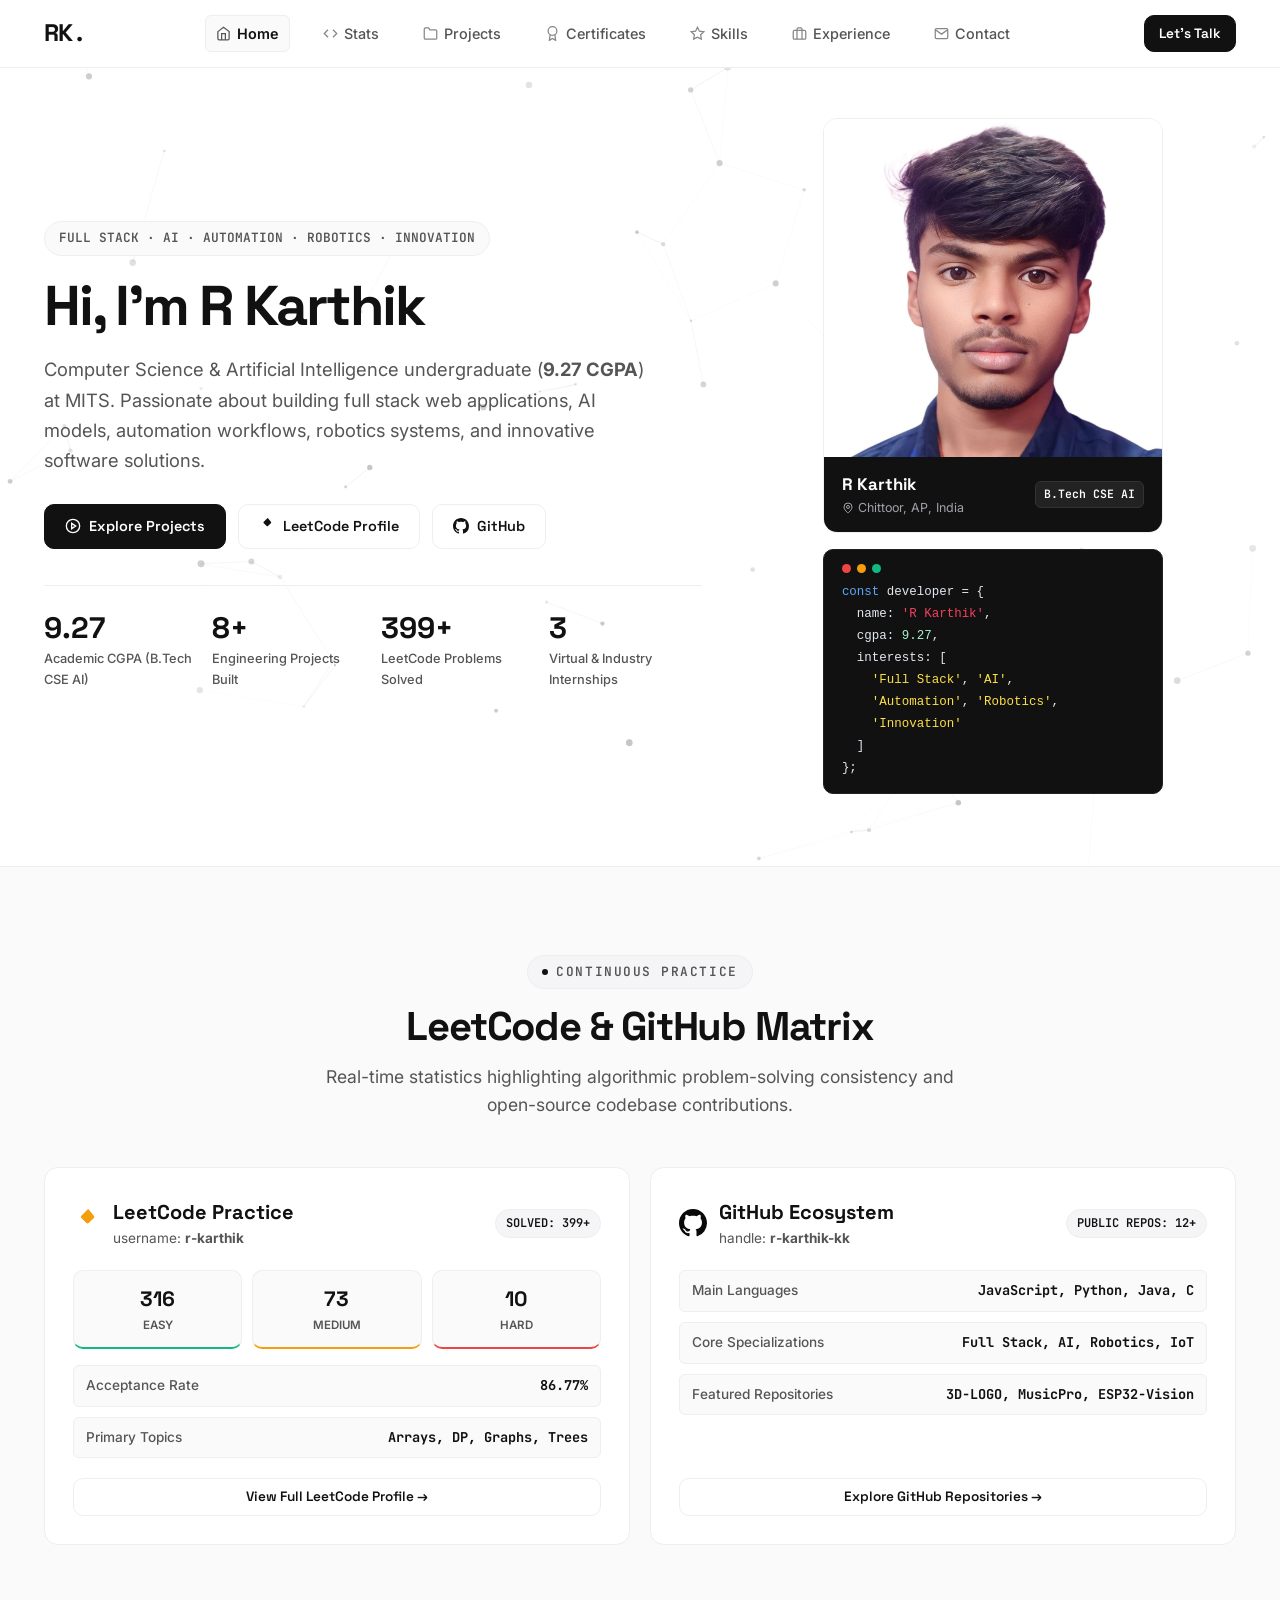
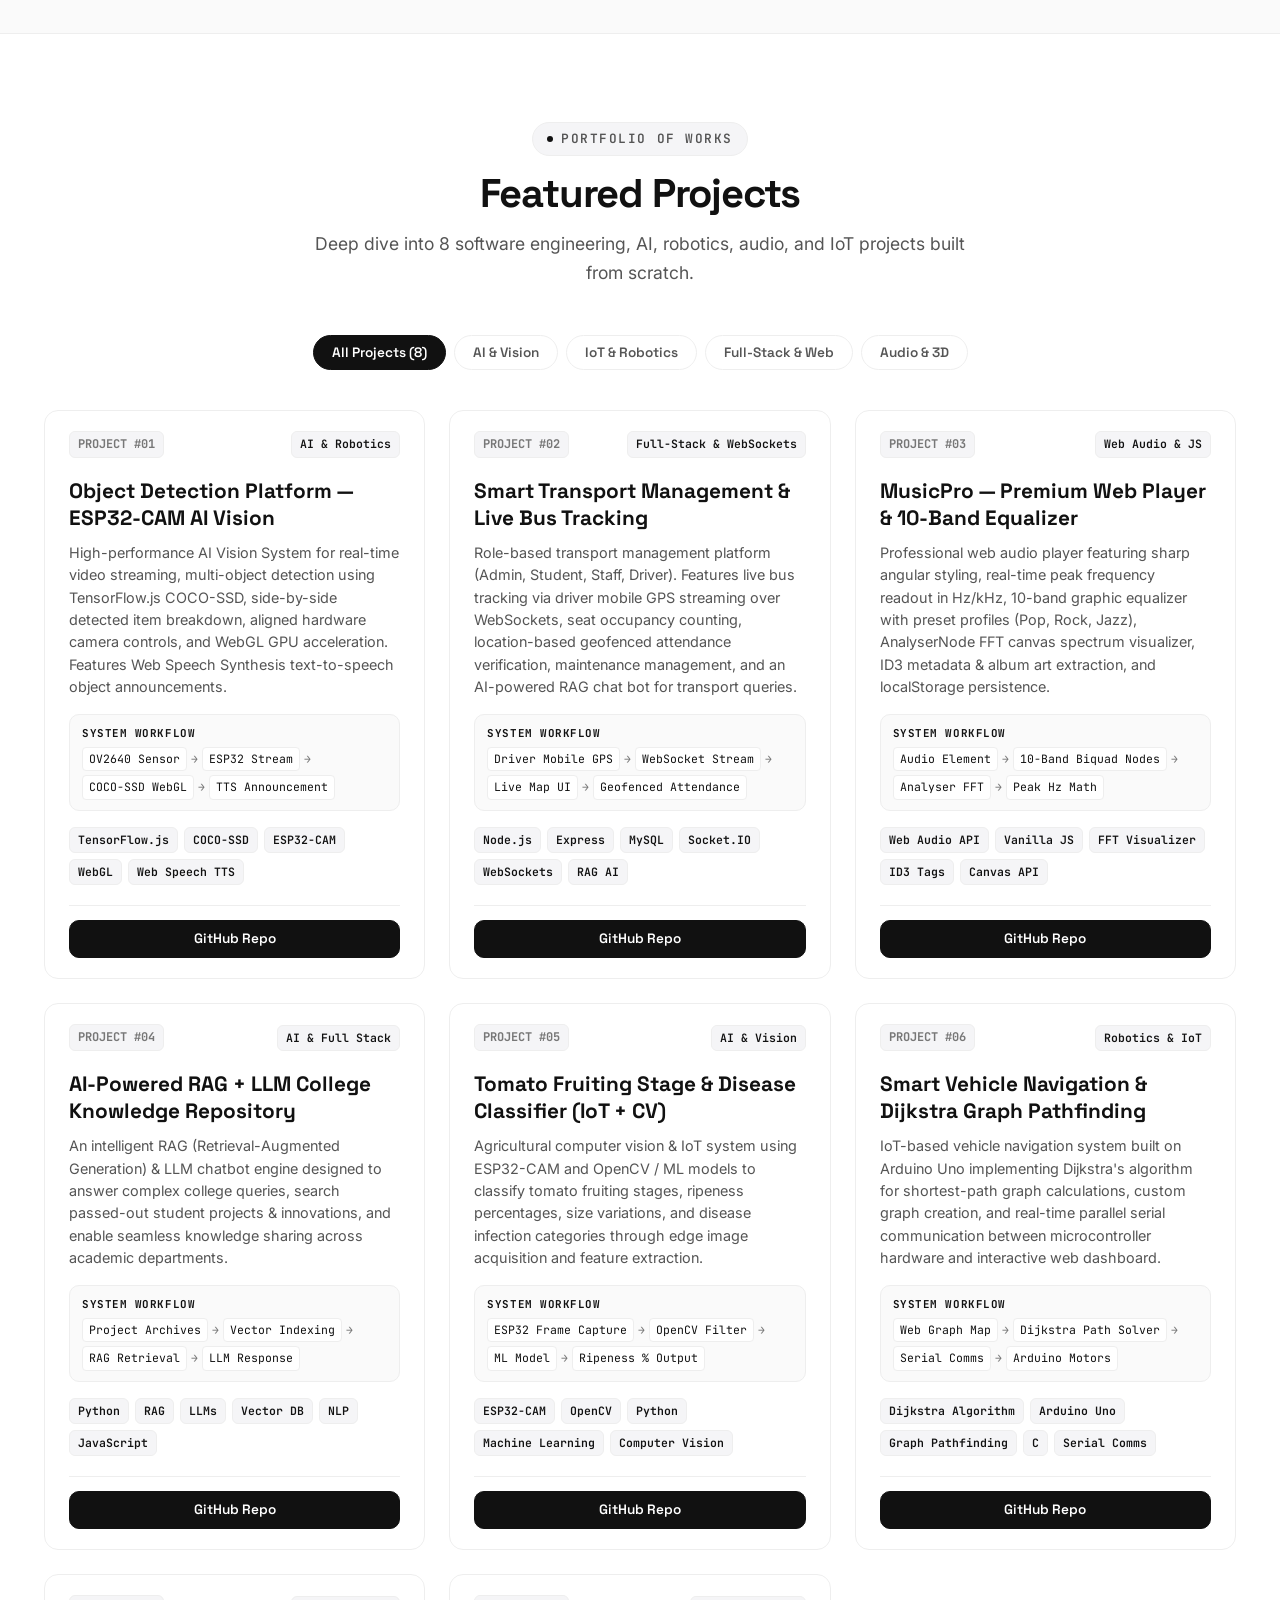
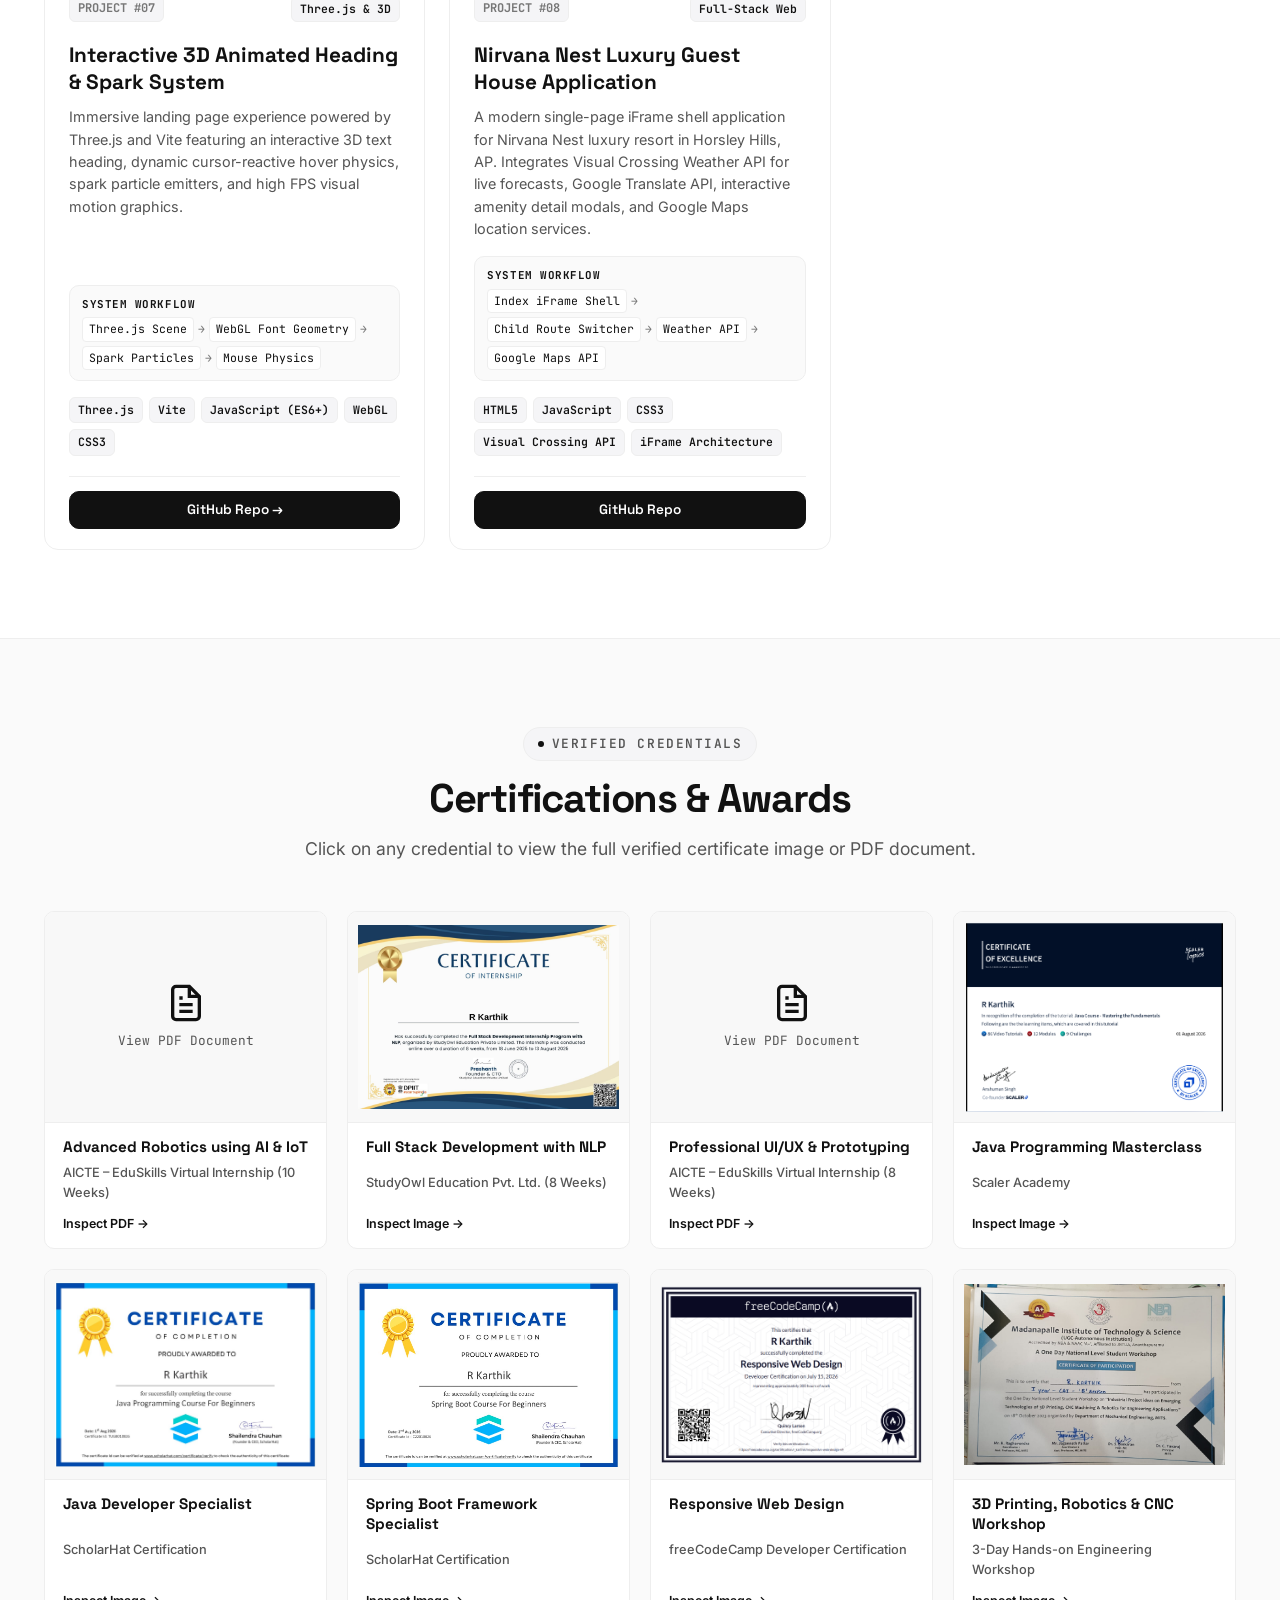
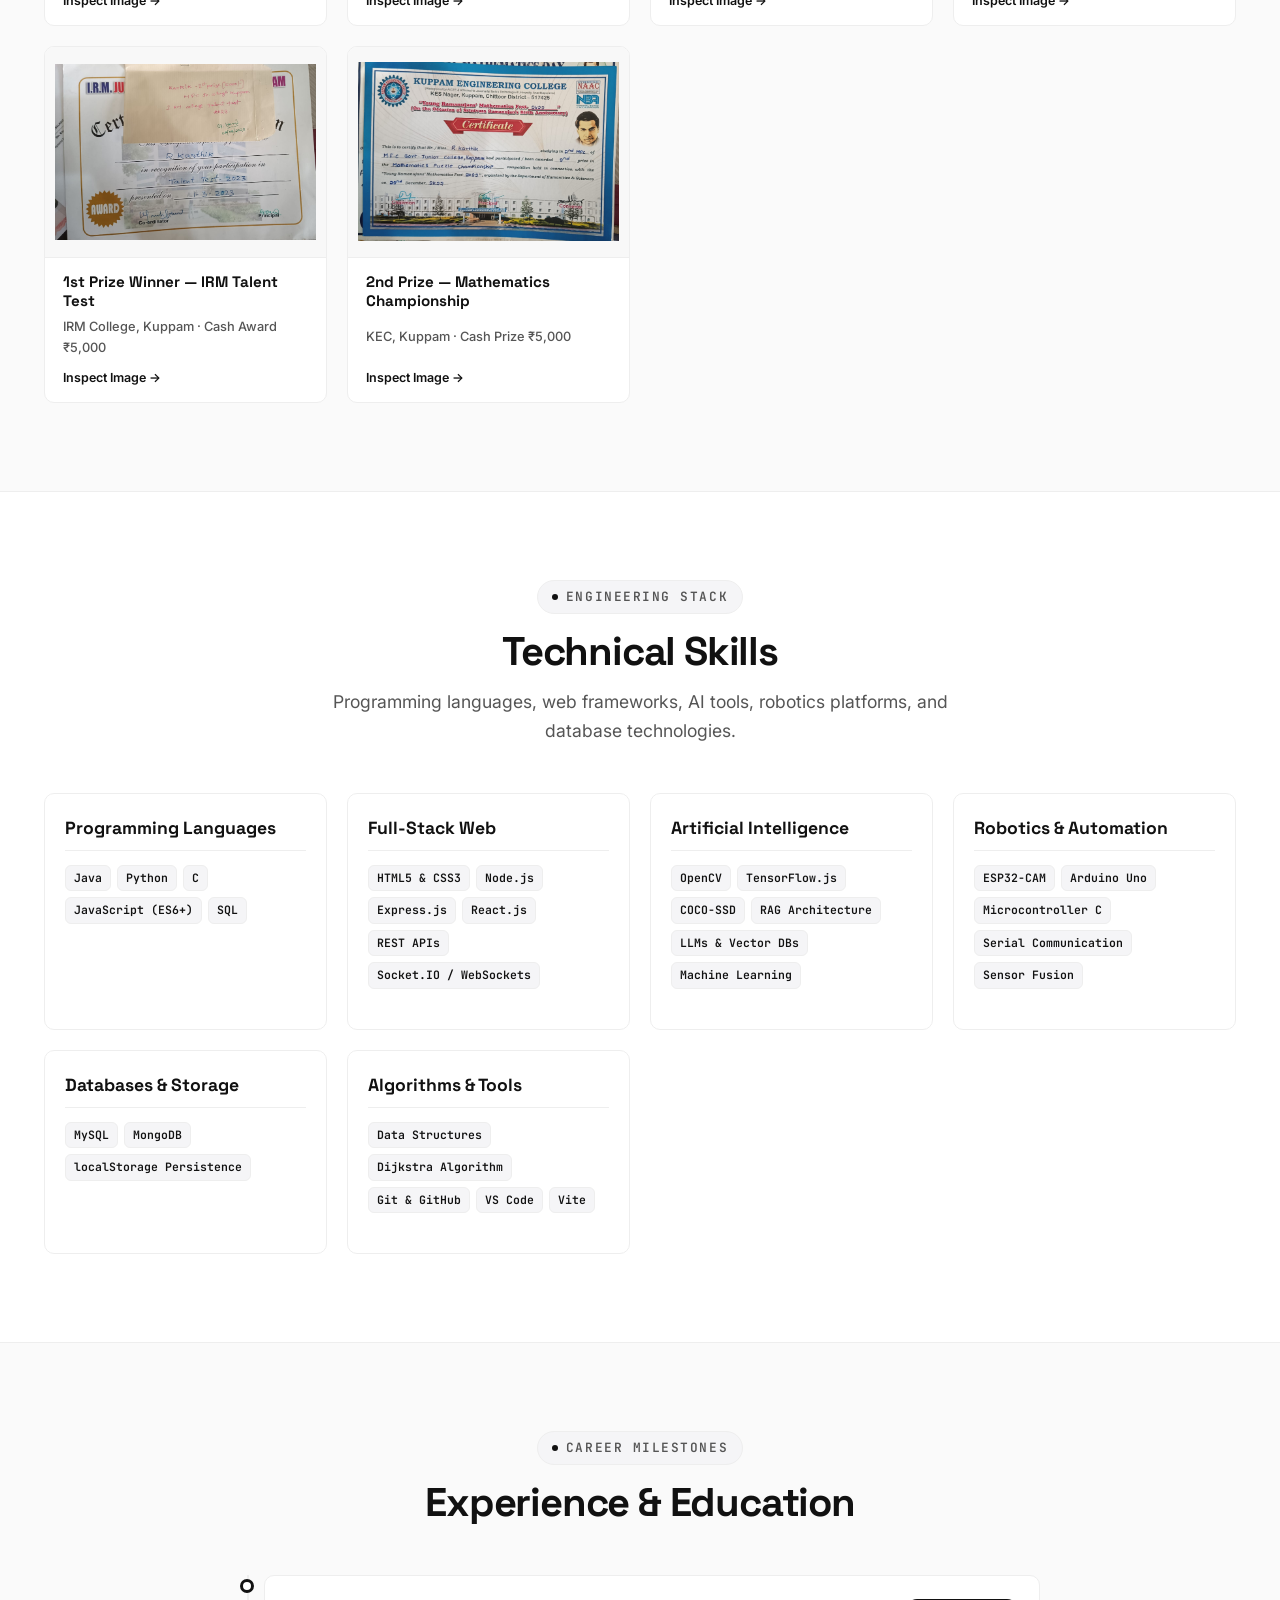
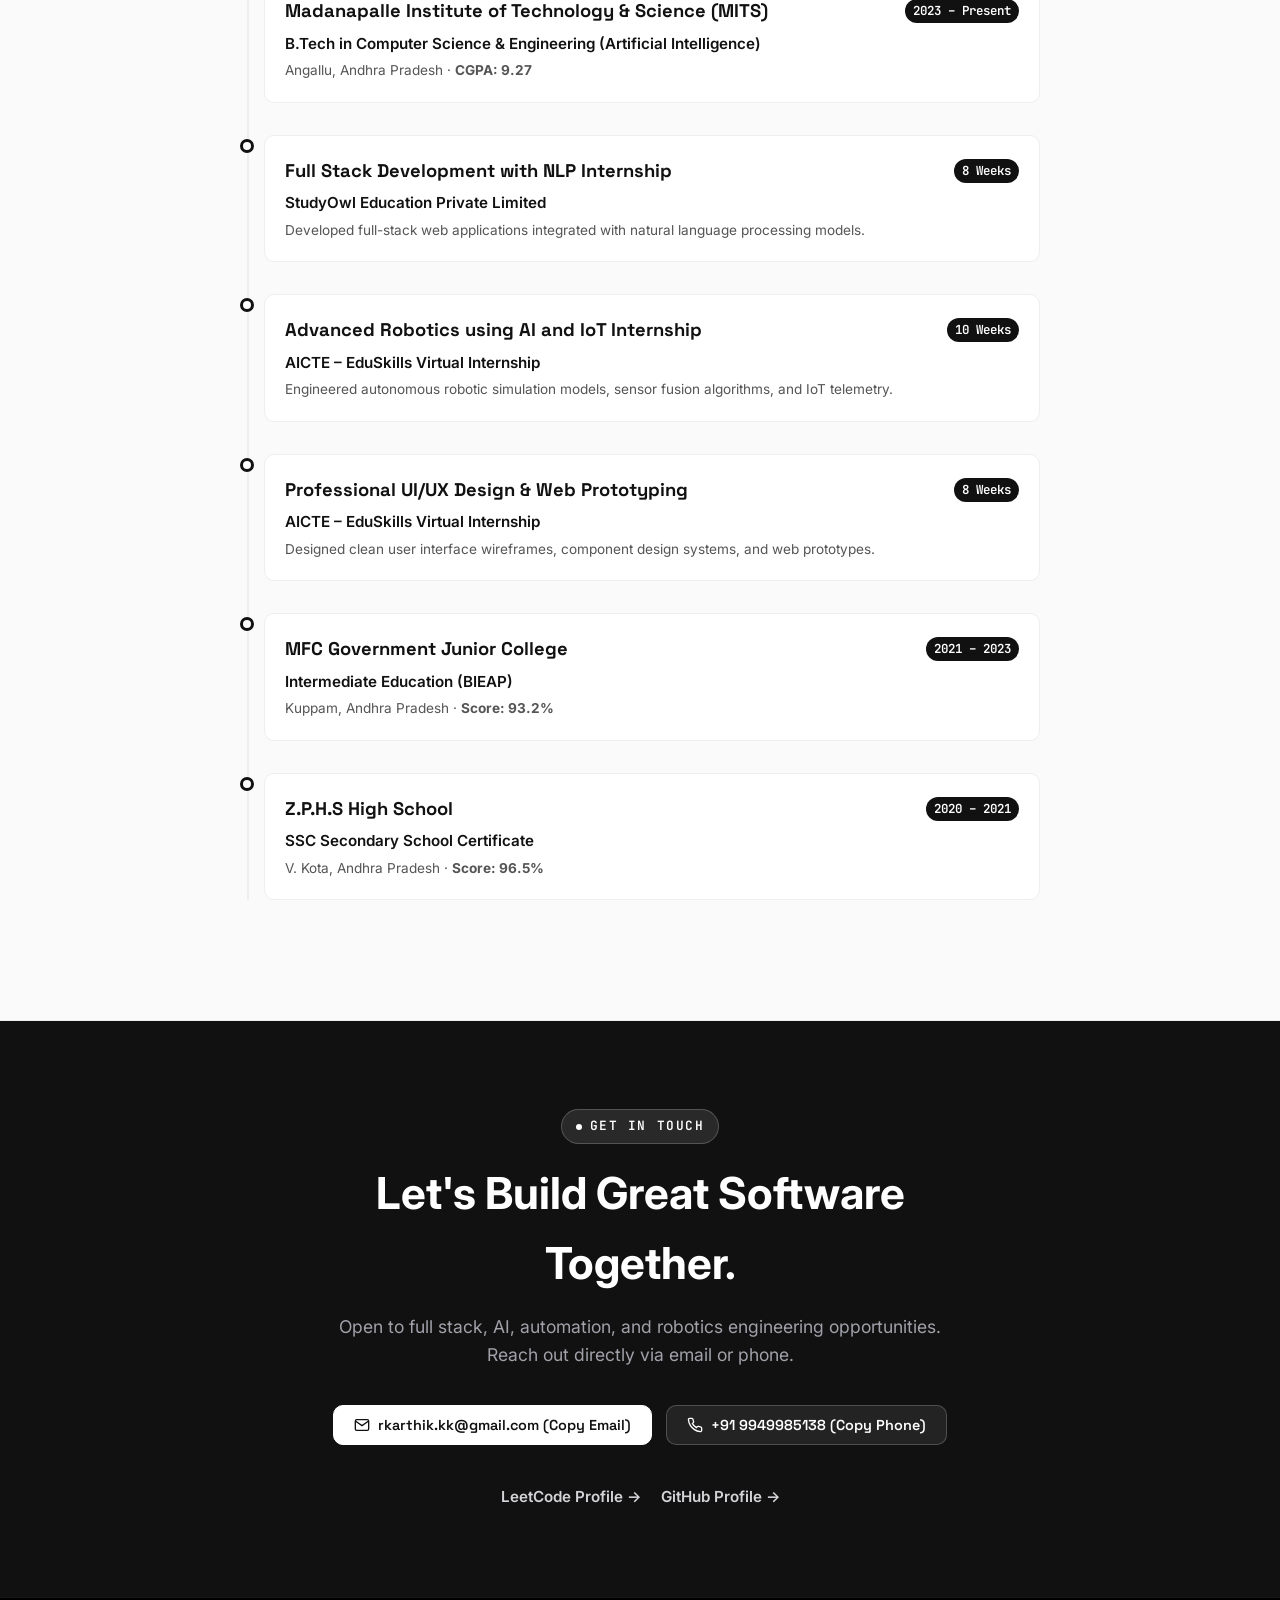
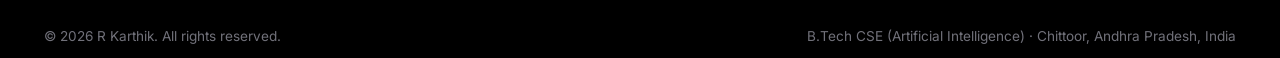
<file: index.html>
<!DOCTYPE html>
<html lang="en">
<head>
  <meta charset="UTF-8">
  <meta name="viewport" content="width=device-width, initial-scale=1.0">
  <title>R Karthik — Full Stack, AI, Automation &amp; Robotics Engineer</title>
  <meta name="description" content="Portfolio of R Karthik — B.Tech CSE (AI) at MITS (9.27 CGPA). Specialist in Full Stack Development, AI, Automation, Robotics, and Innovative Web Platforms.">
  
  <link rel="preconnect" href="https://fonts.googleapis.com">
  <link rel="preconnect" href="https://fonts.gstatic.com" crossorigin>
  <link href="https://fonts.googleapis.com/css2?family=Inter:wght@400;500;600;700&family=JetBrains+Mono:wght@400;500;600;700&family=Space+Grotesk:wght@500;600;700&display=swap" rel="stylesheet">
  
  <link rel="stylesheet" href="styles.css">
</head>
<body>

  <a class="skip-link" href="#main">Skip to main content</a>

  <!-- Canvas Background -->
  <canvas id="bg-canvas"></canvas>

  <!-- ==================== HEADER (SOLID WHITE, NO SHADOWS, SYMBOL NAV) ==================== -->
  <header class="site-header" id="site-header">
    <div class="container header-inner">
      <a href="#top" class="logo">
        RK<span class="logo-dot">.</span>
      </a>

      <!-- Desktop Navigation with Icons & Symbols -->
      <nav class="desktop-nav" aria-label="Primary Navigation">
        <ul>
          <li>
            <a href="#top">
              <svg width="15" height="15" viewBox="0 0 24 24" fill="none" stroke="currentColor" stroke-width="2"><path d="m3 9 9-7 9 7v11a2 2 0 0 1-2 2H5a2 2 0 0 1-2-2z"/><polyline points="9 22 9 12 15 12 15 22"/></svg>
              Home
            </a>
          </li>
          <li>
            <a href="#stats">
              <svg width="15" height="15" viewBox="0 0 24 24" fill="none" stroke="currentColor" stroke-width="2"><polyline points="16 18 22 12 16 6"/><polyline points="8 6 2 12 8 18"/></svg>
              Stats
            </a>
          </li>
          <li>
            <a href="#projects">
              <svg width="15" height="15" viewBox="0 0 24 24" fill="none" stroke="currentColor" stroke-width="2"><path d="M22 19a2 2 0 0 1-2 2H4a2 2 0 0 1-2-2V5a2 2 0 0 1 2-2h5l2 3h9a2 2 0 0 1 2 2z"/></svg>
              Projects
            </a>
          </li>
          <li>
            <a href="#certificates">
              <svg width="15" height="15" viewBox="0 0 24 24" fill="none" stroke="currentColor" stroke-width="2"><circle cx="12" cy="8" r="7"/><polyline points="8.21 13.89 7 23 12 20 17 23 15.79 13.88"/></svg>
              Certificates
            </a>
          </li>
          <li>
            <a href="#skills">
              <svg width="15" height="15" viewBox="0 0 24 24" fill="none" stroke="currentColor" stroke-width="2"><polygon points="12 2 15.09 8.26 22 9.27 17 14.14 18.18 21.02 12 17.77 5.82 21.02 7 14.14 2 9.27 8.91 8.26 12 2"/></svg>
              Skills
            </a>
          </li>
          <li>
            <a href="#experience">
              <svg width="15" height="15" viewBox="0 0 24 24" fill="none" stroke="currentColor" stroke-width="2"><rect x="2" y="7" width="20" height="14" rx="2" ry="2"/><path d="M16 21V5a2 2 0 0 0-2-2h-4a2 2 0 0 0-2 2v16"/></svg>
              Experience
            </a>
          </li>
          <li>
            <a href="#contact">
              <svg width="15" height="15" viewBox="0 0 24 24" fill="none" stroke="currentColor" stroke-width="2"><path d="M4 4h16c1.1 0 2 .9 2 2v12c0 1.1-.9 2-2 2H4c-1.1 0-2-.9-2-2V6c0-1.1.9-2 2-2z"/><polyline points="22,6 12,13 2,6"/></svg>
              Contact
            </a>
          </li>
        </ul>
      </nav>

      <div class="header-actions">
        <a href="#contact" class="btn btn-primary btn-sm">Let's Talk</a>
        <button class="hamburger" id="hamburger" aria-label="Open Mobile Menu" aria-expanded="false" aria-controls="mobile-menu">
          <span></span>
          <span></span>
          <span></span>
        </button>
      </div>
    </div>
  </header>

  <!-- Mobile Menu Drawer -->
  <div class="mobile-menu" id="mobile-menu" aria-hidden="true">
    <div class="mobile-menu-top">
      <a href="#top" class="logo">RK<span class="logo-dot">.</span></a>
      <button class="mobile-close" id="mobile-close" aria-label="Close menu">&times;</button>
    </div>
    <nav aria-label="Mobile Primary">
      <ul>
        <li><a href="#top">Home</a></li>
        <li><a href="#stats">Stats &amp; Practice</a></li>
        <li><a href="#projects">Projects (8)</a></li>
        <li><a href="#certificates">Certificates</a></li>
        <li><a href="#skills">Skills</a></li>
        <li><a href="#experience">Experience</a></li>
        <li><a href="#contact">Contact</a></li>
      </ul>
    </nav>
  </div>
  <div class="overlay" id="overlay"></div>

  <!-- ==================== MAIN CONTENT ==================== -->
  <main id="main">

    <!-- HERO SECTION -->
    <section class="hero" id="top">
      <div class="container hero-grid">
        <div class="hero-content">
          <div class="hero-eyebrow">
            FULL STACK · AI · AUTOMATION · ROBOTICS · INNOVATION
          </div>

          <h1 class="hero-title">
            Hi, I'm <span class="highlight">R Karthik</span>
          </h1>

          <p class="hero-subtitle">
            Computer Science &amp; Artificial Intelligence undergraduate (<strong>9.27 CGPA</strong>) at MITS. 
            Passionate about building full stack web applications, AI models, automation workflows, robotics systems, and innovative software solutions.
          </p>

          <div class="hero-actions">
            <a href="#projects" class="btn btn-primary">
              <svg width="16" height="16" viewBox="0 0 24 24" fill="none" stroke="currentColor" stroke-width="2"><circle cx="12" cy="12" r="10"/><polygon points="10 8 16 12 10 16 10 8"/></svg>
              Explore Projects
            </a>
            <a href="https://leetcode.com/u/r-karthik/" target="_blank" rel="noopener" class="btn btn-outline">
              <svg width="16" height="16" viewBox="0 0 24 24" fill="currentColor"><path d="M13.483 0a1.374 1.374 0 0 0-.961.438L7.17 5.79a1.374 1.374 0 0 0-.416.974c0 .376.156.714.416.974l4.352 4.352c.26.26.598.416.974.416s.714-.156.974-.416l4.352-4.352a1.374 1.374 0 0 0 .416-.974 1.374 1.374 0 0 0-.416-.974L13.483.438A1.374 1.374 0 0 0 12.522 0z"/></svg>
              LeetCode Profile
            </a>
            <a href="https://github.com/r-karthik-kk" target="_blank" rel="noopener" class="btn btn-outline">
              <svg width="16" height="16" viewBox="0 0 24 24" fill="currentColor"><path d="M12 0C5.37 0 0 5.37 0 12c0 5.31 3.435 9.795 8.205 11.385.6.105.825-.255.825-.57 0-.285-.015-1.23-.015-2.235-3.015.555-3.795-.735-4.035-1.41-.135-.345-.72-1.41-1.23-1.695-.42-.225-1.02-.78-.015-.795.945-.015 1.62.87 1.845 1.23 1.08 1.815 2.805 1.305 3.495.99.105-.78.42-1.305.765-1.605-2.67-.3-5.46-1.335-5.46-5.925 0-1.305.465-2.385 1.23-3.225-.12-.3-.54-1.53.12-3.18 0 0 1.005-.315 3.3 1.23.96-.27 1.98-.405 3-.405s2.04.135 3 .405c2.295-1.56 3.3-1.23 3.3-1.23.66 1.65.24 2.88.12 3.18.765.84 1.23 1.905 1.23 3.225 0 4.605-2.805 5.625-5.475 5.925.435.375.81 1.095.81 2.22 0 1.605-.015 2.895-.015 3.3 0 .315.225.69.825.57A12.02 12.02 0 0024 12c0-6.63-5.37-12-12-12z"/></svg>
              GitHub
            </a>
          </div>

          <div class="hero-stats">
            <div class="stat-item">
              <h3>9.27</h3>
              <p>Academic CGPA (B.Tech CSE AI)</p>
            </div>
            <div class="stat-item">
              <h3>8+</h3>
              <p>Engineering Projects Built</p>
            </div>
            <div class="stat-item">
              <h3 id="hero-lc-count">399+</h3>
              <p>LeetCode Problems Solved</p>
            </div>
            <div class="stat-item">
              <h3>3</h3>
              <p>Virtual &amp; Industry Internships</p>
            </div>
          </div>
        </div>

        <!-- Profile Photo & Code Card (FITTING FIX) -->
        <div class="hero-visual">
          <div class="profile-card">
            <div class="profile-img-wrap">
              <img src="assets/profile-photo.jpeg" alt="R Karthik Profile Photo" class="profile-img">
            </div>
            <div class="profile-meta-bar">
              <div>
                <div class="profile-name">R Karthik</div>
                <div class="profile-loc">
                  <svg width="12" height="12" viewBox="0 0 24 24" fill="none" stroke="currentColor" stroke-width="2"><path d="M20 10c0 6-8 12-8 12s-8-6-8-12a8 8 0 0 1 16 0Z"/><circle cx="12" cy="10" r="3"/></svg>
                  Chittoor, AP, India
                </div>
              </div>
              <span class="tag" style="background:#222; color:#fff; border-color:#333;">B.Tech CSE AI</span>
            </div>
          </div>

          <div class="terminal-badge">
            <div class="terminal-header">
              <span class="terminal-dot dot-red"></span>
              <span class="terminal-dot dot-yellow"></span>
              <span class="terminal-dot dot-green"></span>
            </div>
            <code>
              <span style="color:#60a5fa">const</span> developer = {<br>
              &nbsp;&nbsp;name: <span style="color:#f43f5e">'R Karthik'</span>,<br>
              &nbsp;&nbsp;cgpa: <span style="color:#a7f3d0">9.27</span>,<br>
              &nbsp;&nbsp;interests: [<br>
              &nbsp;&nbsp;&nbsp;&nbsp;<span style="color:#fde047">'Full Stack'</span>, <span style="color:#fde047">'AI'</span>,<br>
              &nbsp;&nbsp;&nbsp;&nbsp;<span style="color:#fde047">'Automation'</span>, <span style="color:#fde047">'Robotics'</span>,<br>
              &nbsp;&nbsp;&nbsp;&nbsp;<span style="color:#fde047">'Innovation'</span><br>
              &nbsp;&nbsp;]<br>
              };
            </code>
          </div>
        </div>
      </div>
    </section>

    <!-- LEETCODE & GITHUB STATS PRACTICE MATRIX -->
    <section class="section section-alt" id="stats">
      <div class="container">
        <div class="section-header">
          <div class="section-eyebrow">CONTINUOUS PRACTICE</div>
          <h2 class="section-title">LeetCode &amp; GitHub Matrix</h2>
          <p class="section-subtitle">Real-time statistics highlighting algorithmic problem-solving consistency and open-source codebase contributions.</p>
        </div>

        <div class="stats-matrix">
          <!-- LeetCode Card -->
          <div class="matrix-card">
            <div>
              <div class="matrix-card-header">
                <div class="matrix-icon-title">
                  <svg viewBox="0 0 24 24" fill="#f59e0b"><path d="M13.483 0a1.374 1.374 0 0 0-.961.438L7.17 5.79a1.374 1.374 0 0 0-.416.974c0 .376.156.714.416.974l4.352 4.352c.26.26.598.416.974.416s.714-.156.974-.416l4.352-4.352a1.374 1.374 0 0 0 .416-.974 1.374 1.374 0 0 0-.416-.974L13.483.438A1.374 1.374 0 0 0 12.522 0z"/></svg>
                  <div>
                    <h3>LeetCode Practice</h3>
                    <p style="font-size:0.85rem; color:var(--text-muted);">username: <strong>r-karthik</strong></p>
                  </div>
                </div>
                <span class="matrix-badge">SOLVED: <span id="lc-total">399+</span></span>
              </div>

              <div class="leetcode-breakdown">
                <div class="lc-box lc-easy">
                  <div class="lc-val" id="lc-easy">316</div>
                  <div class="lc-lbl">Easy</div>
                </div>
                <div class="lc-box lc-medium">
                  <div class="lc-val" id="lc-medium">73</div>
                  <div class="lc-lbl">Medium</div>
                </div>
                <div class="lc-box lc-hard">
                  <div class="lc-val" id="lc-hard">10</div>
                  <div class="lc-lbl">Hard</div>
                </div>
              </div>

              <div class="gh-row" style="margin-bottom:10px;">
                <span class="gh-label">Acceptance Rate</span>
                <span class="gh-value" id="lc-rate">86.77%</span>
              </div>
              <div class="gh-row">
                <span class="gh-label">Primary Topics</span>
                <span class="gh-value">Arrays, DP, Graphs, Trees</span>
              </div>
            </div>

            <a href="https://leetcode.com/u/r-karthik/" target="_blank" rel="noopener" class="btn btn-outline btn-sm" style="margin-top:20px; width:100%;">
              View Full LeetCode Profile &rarr;
            </a>
          </div>

          <!-- GitHub Card -->
          <div class="matrix-card">
            <div>
              <div class="matrix-card-header">
                <div class="matrix-icon-title">
                  <svg viewBox="0 0 24 24" fill="#09090b"><path d="M12 0C5.37 0 0 5.37 0 12c0 5.31 3.435 9.795 8.205 11.385.6.105.825-.255.825-.57 0-.285-.015-1.23-.015-2.235-3.015.555-3.795-.735-4.035-1.41-.135-.345-.72-1.41-1.23-1.695-.42-.225-1.02-.78-.015-.795.945-.015 1.62.87 1.845 1.23 1.08 1.815 2.805 1.305 3.495.99.105-.78.42-1.305.765-1.605-2.67-.3-5.46-1.335-5.46-5.925 0-1.305.465-2.385 1.23-3.225-.12-.3-.54-1.53.12-3.18 0 0 1.005-.315 3.3 1.23.96-.27 1.98-.405 3-.405s2.04.135 3 .405c2.295-1.56 3.3-1.23 3.3-1.23.66 1.65.24 2.88.12 3.18.765.84 1.23 1.905 1.23 3.225 0 4.605-2.805 5.625-5.475 5.925.435.375.81 1.095.81 2.22 0 1.605-.015 2.895-.015 3.3 0 .315.225.69.825.57A12.02 12.02 0 0024 12c0-6.63-5.37-12-12-12z"/></svg>
                  <div>
                    <h3>GitHub Ecosystem</h3>
                    <p style="font-size:0.85rem; color:var(--text-muted);">handle: <strong>r-karthik-kk</strong></p>
                  </div>
                </div>
                <span class="matrix-badge">PUBLIC REPOS: <span id="gh-repos">12+</span></span>
              </div>

              <div class="github-highlights">
                <div class="gh-row">
                  <span class="gh-label">Main Languages</span>
                  <span class="gh-value">JavaScript, Python, Java, C</span>
                </div>
                <div class="gh-row">
                  <span class="gh-label">Core Specializations</span>
                  <span class="gh-value">Full Stack, AI, Robotics, IoT</span>
                </div>
                <div class="gh-row">
                  <span class="gh-label">Featured Repositories</span>
                  <span class="gh-value">3D-LOGO, MusicPro, ESP32-Vision</span>
                </div>
              </div>
            </div>

            <a href="https://github.com/r-karthik-kk" target="_blank" rel="noopener" class="btn btn-outline btn-sm" style="margin-top:20px; width:100%;">
              Explore GitHub Repositories &rarr;
            </a>
          </div>
        </div>
      </div>
    </section>

    <!-- FILTERABLE PROJECTS SHOWCASE (8 PROJECTS) -->
    <section class="section" id="projects">
      <div class="container">
        <div class="section-header">
          <div class="section-eyebrow">PORTFOLIO OF WORKS</div>
          <h2 class="section-title">Featured Projects</h2>
          <p class="section-subtitle">Deep dive into 8 software engineering, AI, robotics, audio, and IoT projects built from scratch.</p>
        </div>

        <div class="project-filters">
          <button class="filter-btn active" data-filter="all">All Projects (8)</button>
          <button class="filter-btn" data-filter="ai">AI &amp; Vision</button>
          <button class="filter-btn" data-filter="iot">IoT &amp; Robotics</button>
          <button class="filter-btn" data-filter="fullstack">Full-Stack &amp; Web</button>
          <button class="filter-btn" data-filter="audio">Audio &amp; 3D</button>
        </div>

        <div class="projects-grid">

          <!-- PROJECT 1: ESP32-CAM AI Vision Platform -->
          <article class="project-card" data-category="ai iot">
            <div class="project-card-header">
              <span class="project-num">PROJECT #01</span>
              <span class="tag">AI &amp; Robotics</span>
            </div>
            <div class="project-body">
              <h3 class="project-title">Object Detection Platform — ESP32-CAM AI Vision</h3>
              <p class="project-desc">
                High-performance AI Vision System for real-time video streaming, multi-object detection using TensorFlow.js COCO-SSD, side-by-side detected item breakdown, aligned hardware camera controls, and WebGL GPU acceleration. Features Web Speech Synthesis text-to-speech object announcements.
              </p>

              <div class="arch-flow-box">
                <div class="arch-flow-title">System Workflow</div>
                <div class="arch-flow-steps">
                  <span class="arch-step">OV2640 Sensor</span> <span class="arch-arrow">&rarr;</span>
                  <span class="arch-step">ESP32 Stream</span> <span class="arch-arrow">&rarr;</span>
                  <span class="arch-step">COCO-SSD WebGL</span> <span class="arch-arrow">&rarr;</span>
                  <span class="arch-step">TTS Announcement</span>
                </div>
              </div>

              <div class="tag-list">
                <span class="tag">TensorFlow.js</span>
                <span class="tag">COCO-SSD</span>
                <span class="tag">ESP32-CAM</span>
                <span class="tag">WebGL</span>
                <span class="tag">Web Speech TTS</span>
              </div>

              <div class="project-actions">
                <a href="https://github.com/r-karthik-kk" target="_blank" rel="noopener" class="btn btn-primary btn-sm">GitHub Repo</a>
              </div>
            </div>
          </article>

          <!-- PROJECT 2: College Transport Management System -->
          <article class="project-card" data-category="fullstack iot">
            <div class="project-card-header">
              <span class="project-num">PROJECT #02</span>
              <span class="tag">Full-Stack &amp; WebSockets</span>
            </div>
            <div class="project-body">
              <h3 class="project-title">Smart Transport Management &amp; Live Bus Tracking</h3>
              <p class="project-desc">
                Role-based transport management platform (Admin, Student, Staff, Driver). Features live bus tracking via driver mobile GPS streaming over WebSockets, seat occupancy counting, location-based geofenced attendance verification, maintenance management, and an AI-powered RAG chat bot for transport queries.
              </p>

              <div class="arch-flow-box">
                <div class="arch-flow-title">System Workflow</div>
                <div class="arch-flow-steps">
                  <span class="arch-step">Driver Mobile GPS</span> <span class="arch-arrow">&rarr;</span>
                  <span class="arch-step">WebSocket Stream</span> <span class="arch-arrow">&rarr;</span>
                  <span class="arch-step">Live Map UI</span> <span class="arch-arrow">&rarr;</span>
                  <span class="arch-step">Geofenced Attendance</span>
                </div>
              </div>

              <div class="tag-list">
                <span class="tag">Node.js</span>
                <span class="tag">Express</span>
                <span class="tag">MySQL</span>
                <span class="tag">Socket.IO</span>
                <span class="tag">WebSockets</span>
                <span class="tag">RAG AI</span>
              </div>

              <div class="project-actions">
                <a href="https://github.com/r-karthik-kk" target="_blank" rel="noopener" class="btn btn-primary btn-sm">GitHub Repo</a>
              </div>
            </div>
          </article>

          <!-- PROJECT 3: MusicPro - Premium Web Music Player -->
          <article class="project-card" data-category="audio">
            <div class="project-card-header">
              <span class="project-num">PROJECT #03</span>
              <span class="tag">Web Audio &amp; JS</span>
            </div>
            <div class="project-body">
              <h3 class="project-title">MusicPro — Premium Web Player &amp; 10-Band Equalizer</h3>
              <p class="project-desc">
                Professional web audio player featuring sharp angular styling, real-time peak frequency readout in Hz/kHz, 10-band graphic equalizer with preset profiles (Pop, Rock, Jazz), AnalyserNode FFT canvas spectrum visualizer, ID3 metadata &amp; album art extraction, and localStorage persistence.
              </p>

              <div class="arch-flow-box">
                <div class="arch-flow-title">System Workflow</div>
                <div class="arch-flow-steps">
                  <span class="arch-step">Audio Element</span> <span class="arch-arrow">&rarr;</span>
                  <span class="arch-step">10-Band Biquad Nodes</span> <span class="arch-arrow">&rarr;</span>
                  <span class="arch-step">Analyser FFT</span> <span class="arch-arrow">&rarr;</span>
                  <span class="arch-step">Peak Hz Math</span>
                </div>
              </div>

              <div class="tag-list">
                <span class="tag">Web Audio API</span>
                <span class="tag">Vanilla JS</span>
                <span class="tag">FFT Visualizer</span>
                <span class="tag">ID3 Tags</span>
                <span class="tag">Canvas API</span>
              </div>

              <div class="project-actions">
                <a href="https://github.com/r-karthik-kk" target="_blank" rel="noopener" class="btn btn-primary btn-sm">GitHub Repo</a>
              </div>
            </div>
          </article>

          <!-- PROJECT 4: AI-Powered RAG + LLM Chatbot -->
          <article class="project-card" data-category="ai fullstack">
            <div class="project-card-header">
              <span class="project-num">PROJECT #04</span>
              <span class="tag">AI &amp; Full Stack</span>
            </div>
            <div class="project-body">
              <h3 class="project-title">AI-Powered RAG + LLM College Knowledge Repository</h3>
              <p class="project-desc">
                An intelligent RAG (Retrieval-Augmented Generation) &amp; LLM chatbot engine designed to answer complex college queries, search passed-out student projects &amp; innovations, and enable seamless knowledge sharing across academic departments.
              </p>

              <div class="arch-flow-box">
                <div class="arch-flow-title">System Workflow</div>
                <div class="arch-flow-steps">
                  <span class="arch-step">Project Archives</span> <span class="arch-arrow">&rarr;</span>
                  <span class="arch-step">Vector Indexing</span> <span class="arch-arrow">&rarr;</span>
                  <span class="arch-step">RAG Retrieval</span> <span class="arch-arrow">&rarr;</span>
                  <span class="arch-step">LLM Response</span>
                </div>
              </div>

              <div class="tag-list">
                <span class="tag">Python</span>
                <span class="tag">RAG</span>
                <span class="tag">LLMs</span>
                <span class="tag">Vector DB</span>
                <span class="tag">NLP</span>
                <span class="tag">JavaScript</span>
              </div>

              <div class="project-actions">
                <a href="https://github.com/r-karthik-kk" target="_blank" rel="noopener" class="btn btn-primary btn-sm">GitHub Repo</a>
              </div>
            </div>
          </article>

          <!-- PROJECT 5: Tomato Fruiting Stage & Disease Classifier -->
          <article class="project-card" data-category="ai iot">
            <div class="project-card-header">
              <span class="project-num">PROJECT #05</span>
              <span class="tag">AI &amp; Vision</span>
            </div>
            <div class="project-body">
              <h3 class="project-title">Tomato Fruiting Stage &amp; Disease Classifier (IoT + CV)</h3>
              <p class="project-desc">
                Agricultural computer vision &amp; IoT system using ESP32-CAM and OpenCV / ML models to classify tomato fruiting stages, ripeness percentages, size variations, and disease infection categories through edge image acquisition and feature extraction.
              </p>

              <div class="arch-flow-box">
                <div class="arch-flow-title">System Workflow</div>
                <div class="arch-flow-steps">
                  <span class="arch-step">ESP32 Frame Capture</span> <span class="arch-arrow">&rarr;</span>
                  <span class="arch-step">OpenCV Filter</span> <span class="arch-arrow">&rarr;</span>
                  <span class="arch-step">ML Model</span> <span class="arch-arrow">&rarr;</span>
                  <span class="arch-step">Ripeness % Output</span>
                </div>
              </div>

              <div class="tag-list">
                <span class="tag">ESP32-CAM</span>
                <span class="tag">OpenCV</span>
                <span class="tag">Python</span>
                <span class="tag">Machine Learning</span>
                <span class="tag">Computer Vision</span>
              </div>

              <div class="project-actions">
                <a href="https://github.com/r-karthik-kk" target="_blank" rel="noopener" class="btn btn-primary btn-sm">GitHub Repo</a>
              </div>
            </div>
          </article>

          <!-- PROJECT 6: Smart Vehicle Navigation & Dijkstra Route Planner -->
          <article class="project-card" data-category="iot">
            <div class="project-card-header">
              <span class="project-num">PROJECT #06</span>
              <span class="tag">Robotics &amp; IoT</span>
            </div>
            <div class="project-body">
              <h3 class="project-title">Smart Vehicle Navigation &amp; Dijkstra Graph Pathfinding</h3>
              <p class="project-desc">
                IoT-based vehicle navigation system built on Arduino Uno implementing Dijkstra's algorithm for shortest-path graph calculations, custom graph creation, and real-time parallel serial communication between microcontroller hardware and interactive web dashboard.
              </p>

              <div class="arch-flow-box">
                <div class="arch-flow-title">System Workflow</div>
                <div class="arch-flow-steps">
                  <span class="arch-step">Web Graph Map</span> <span class="arch-arrow">&rarr;</span>
                  <span class="arch-step">Dijkstra Path Solver</span> <span class="arch-arrow">&rarr;</span>
                  <span class="arch-step">Serial Comms</span> <span class="arch-arrow">&rarr;</span>
                  <span class="arch-step">Arduino Motors</span>
                </div>
              </div>

              <div class="tag-list">
                <span class="tag">Dijkstra Algorithm</span>
                <span class="tag">Arduino Uno</span>
                <span class="tag">Graph Pathfinding</span>
                <span class="tag">C</span>
                <span class="tag">Serial Comms</span>
              </div>

              <div class="project-actions">
                <a href="https://github.com/r-karthik-kk" target="_blank" rel="noopener" class="btn btn-primary btn-sm">GitHub Repo</a>
              </div>
            </div>
          </article>

          <!-- PROJECT 7: Interactive 3D Animated Heading / LOGO -->
          <article class="project-card" data-category="audio 3d">
            <div class="project-card-header">
              <span class="project-num">PROJECT #07</span>
              <span class="tag">Three.js &amp; 3D</span>
            </div>
            <div class="project-body">
              <h3 class="project-title">Interactive 3D Animated Heading &amp; Spark System</h3>
              <p class="project-desc">
                Immersive landing page experience powered by Three.js and Vite featuring an interactive 3D text heading, dynamic cursor-reactive hover physics, spark particle emitters, and high FPS visual motion graphics.
              </p>

              <div class="arch-flow-box">
                <div class="arch-flow-title">System Workflow</div>
                <div class="arch-flow-steps">
                  <span class="arch-step">Three.js Scene</span> <span class="arch-arrow">&rarr;</span>
                  <span class="arch-step">WebGL Font Geometry</span> <span class="arch-arrow">&rarr;</span>
                  <span class="arch-step">Spark Particles</span> <span class="arch-arrow">&rarr;</span>
                  <span class="arch-step">Mouse Physics</span>
                </div>
              </div>

              <div class="tag-list">
                <span class="tag">Three.js</span>
                <span class="tag">Vite</span>
                <span class="tag">JavaScript (ES6+)</span>
                <span class="tag">WebGL</span>
                <span class="tag">CSS3</span>
              </div>

              <div class="project-actions">
                <a href="https://github.com/r-karthik-kk/Interactive-3D-Animated-LOGO.git" target="_blank" rel="noopener" class="btn btn-primary btn-sm">GitHub Repo &rarr;</a>
              </div>
            </div>
          </article>

          <!-- PROJECT 8: Nirvana Nest Guest House -->
          <article class="project-card" data-category="fullstack">
            <div class="project-card-header">
              <span class="project-num">PROJECT #08</span>
              <span class="tag">Full-Stack Web</span>
            </div>
            <div class="project-body">
              <h3 class="project-title">Nirvana Nest Luxury Guest House Application</h3>
              <p class="project-desc">
                A modern single-page iFrame shell application for Nirvana Nest luxury resort in Horsley Hills, AP. Integrates Visual Crossing Weather API for live forecasts, Google Translate API, interactive amenity detail modals, and Google Maps location services.
              </p>

              <div class="arch-flow-box">
                <div class="arch-flow-title">System Workflow</div>
                <div class="arch-flow-steps">
                  <span class="arch-step">Index iFrame Shell</span> <span class="arch-arrow">&rarr;</span>
                  <span class="arch-step">Child Route Switcher</span> <span class="arch-arrow">&rarr;</span>
                  <span class="arch-step">Weather API</span> <span class="arch-arrow">&rarr;</span>
                  <span class="arch-step">Google Maps API</span>
                </div>
              </div>

              <div class="tag-list">
                <span class="tag">HTML5</span>
                <span class="tag">JavaScript</span>
                <span class="tag">CSS3</span>
                <span class="tag">Visual Crossing API</span>
                <span class="tag">iFrame Architecture</span>
              </div>

              <div class="project-actions">
                <a href="https://github.com/r-karthik-kk" target="_blank" rel="noopener" class="btn btn-primary btn-sm">GitHub Repo</a>
              </div>
            </div>
          </article>

        </div>
      </div>
    </section>

    <!-- CERTIFICATES GALLERY (CONTAINED IMAGE SIZING FIX) -->
    <section class="section section-alt" id="certificates">
      <div class="container">
        <div class="section-header">
          <div class="section-eyebrow">VERIFIED CREDENTIALS</div>
          <h2 class="section-title">Certifications &amp; Awards</h2>
          <p class="section-subtitle">Click on any credential to view the full verified certificate image or PDF document.</p>
        </div>

        <div class="cert-grid">
          <!-- Cert 1: Advanced Robotics AI/IoT -->
          <div class="cert-card" data-title="Advanced Robotics using AI &amp; IoT — AICTE-EduSkills Virtual Internship" data-src="assets/advanced-robotics-using-AI-and-IoT-virtual-internship(Eduskill-AICTE).pdf" data-type="pdf">
            <div class="cert-preview">
              <div class="cert-pdf-badge">
                <svg viewBox="0 0 24 24" fill="none" stroke="currentColor" stroke-width="2"><path d="M14 2H6a2 2 0 0 0-2 2v16a2 2 0 0 0 2 2h12a2 2 0 0 0 2-2V8z"/><polyline points="14 2 14 8 20 8"/><line x1="16" y1="13" x2="8" y2="13"/><line x1="16" y1="17" x2="8" y2="17"/><polyline points="10 9 9 9 8 9"/></svg>
                <span>View PDF Document</span>
              </div>
            </div>
            <div class="cert-info">
              <h3 class="cert-title">Advanced Robotics using AI &amp; IoT</h3>
              <p class="cert-org">AICTE – EduSkills Virtual Internship (10 Weeks)</p>
              <div class="cert-view-btn">Inspect PDF &rarr;</div>
            </div>
          </div>

          <!-- Cert 2: Full Stack NLP StudyOwl -->
          <div class="cert-card" data-title="Full Stack Development with NLP — StudyOwl Internship" data-src="assets/full-stack-development-with-nlp(Internship-StudyOwl).jpeg" data-type="image">
            <div class="cert-preview">
              <img src="assets/full-stack-development-with-nlp(Internship-StudyOwl).jpeg" alt="Full Stack NLP StudyOwl" class="cert-img">
            </div>
            <div class="cert-info">
              <h3 class="cert-title">Full Stack Development with NLP</h3>
              <p class="cert-org">StudyOwl Education Pvt. Ltd. (8 Weeks)</p>
              <div class="cert-view-btn">Inspect Image &rarr;</div>
            </div>
          </div>

          <!-- Cert 3: UI/UX AICTE -->
          <div class="cert-card" data-title="Professional UI/UX Design &amp; Web Prototyping — AICTE-EduSkills" data-src="assets/professional UI_UX-design-&-web -prototyping-virtual-internship(EduSkills-AICTE).pdf" data-type="pdf">
            <div class="cert-preview">
              <div class="cert-pdf-badge">
                <svg viewBox="0 0 24 24" fill="none" stroke="currentColor" stroke-width="2"><path d="M14 2H6a2 2 0 0 0-2 2v16a2 2 0 0 0 2 2h12a2 2 0 0 0 2-2V8z"/><polyline points="14 2 14 8 20 8"/><line x1="16" y1="13" x2="8" y2="13"/><line x1="16" y1="17" x2="8" y2="17"/><polyline points="10 9 9 9 8 9"/></svg>
                <span>View PDF Document</span>
              </div>
            </div>
            <div class="cert-info">
              <h3 class="cert-title">Professional UI/UX &amp; Prototyping</h3>
              <p class="cert-org">AICTE – EduSkills Virtual Internship (8 Weeks)</p>
              <div class="cert-view-btn">Inspect PDF &rarr;</div>
            </div>
          </div>

          <!-- Cert 4: Scaler Java -->
          <div class="cert-card" data-title="Java Programming Certification — Scaler" data-src="assets/java-certificate(Scaler).png" data-type="image">
            <div class="cert-preview">
              <img src="assets/java-certificate(Scaler).png" alt="Java Scaler Certificate" class="cert-img">
            </div>
            <div class="cert-info">
              <h3 class="cert-title">Java Programming Masterclass</h3>
              <p class="cert-org">Scaler Academy</p>
              <div class="cert-view-btn">Inspect Image &rarr;</div>
            </div>
          </div>

          <!-- Cert 5: ScholarHat Java -->
          <div class="cert-card" data-title="Java Developer Certification — ScholarHat" data-src="assets/java-certificate(ScholarHat).jpg" data-type="image">
            <div class="cert-preview">
              <img src="assets/java-certificate(ScholarHat).jpg" alt="Java ScholarHat Certificate" class="cert-img">
            </div>
            <div class="cert-info">
              <h3 class="cert-title">Java Developer Specialist</h3>
              <p class="cert-org">ScholarHat Certification</p>
              <div class="cert-view-btn">Inspect Image &rarr;</div>
            </div>
          </div>

          <!-- Cert 6: Spring Boot ScholarHat -->
          <div class="cert-card" data-title="Spring Boot Certification — ScholarHat" data-src="assets/spring-boot-certificate(ScholarHat).jpg" data-type="image">
            <div class="cert-preview">
              <img src="assets/spring-boot-certificate(ScholarHat).jpg" alt="Spring Boot ScholarHat Certificate" class="cert-img">
            </div>
            <div class="cert-info">
              <h3 class="cert-title">Spring Boot Framework Specialist</h3>
              <p class="cert-org">ScholarHat Certification</p>
              <div class="cert-view-btn">Inspect Image &rarr;</div>
            </div>
          </div>

          <!-- Cert 7: FreeCodeCamp Responsive Web -->
          <div class="cert-card" data-title="Responsive Web Design — freeCodeCamp" data-src="assets/responsive-web-design(FreeCodeCamp).png" data-type="image">
            <div class="cert-preview">
              <img src="assets/responsive-web-design(FreeCodeCamp).png" alt="freeCodeCamp Responsive Web Design" class="cert-img">
            </div>
            <div class="cert-info">
              <h3 class="cert-title">Responsive Web Design</h3>
              <p class="cert-org">freeCodeCamp Developer Certification</p>
              <div class="cert-view-btn">Inspect Image &rarr;</div>
            </div>
          </div>

          <!-- Cert 8: 3D Printing Workshop -->
          <div class="cert-card" data-title="3-Day Workshop on 3D Printing, Robotics &amp; CNC" data-src="assets/3days-workshop-on-3D-printing-robotics-cnc-machine.jpeg" data-type="image">
            <div class="cert-preview">
              <img src="assets/3days-workshop-on-3D-printing-robotics-cnc-machine.jpeg" alt="3D Printing Robotics Workshop Certificate" class="cert-img">
            </div>
            <div class="cert-info">
              <h3 class="cert-title">3D Printing, Robotics &amp; CNC Workshop</h3>
              <p class="cert-org">3-Day Hands-on Engineering Workshop</p>
              <div class="cert-view-btn">Inspect Image &rarr;</div>
            </div>
          </div>

          <!-- Cert 9: IRM Talent Winner 1st Price -->
          <div class="cert-card" data-title="1st Prize Winner — IRM Talent Test 2023 (₹5,000 Award)" data-src="assets/IRM-talent-test-winner(Inter).jpeg" data-type="image">
            <div class="cert-preview">
              <img src="assets/IRM-talent-test-winner(Inter).jpeg" alt="IRM Talent Test Winner Certificate" class="cert-img">
            </div>
            <div class="cert-info">
              <h3 class="cert-title">1st Prize Winner — IRM Talent Test</h3>
              <p class="cert-org">IRM College, Kuppam · Cash Award ₹5,000</p>
              <div class="cert-view-btn">Inspect Image &rarr;</div>
            </div>
          </div>

          <!-- Cert 10: Maths Day 2nd Price -->
          <div class="cert-card" data-title="2nd Prize Winner — Mathematics Puzzle Championship" data-src="assets/maths-day-2nd-price(Inter).jpeg" data-type="image">
            <div class="cert-preview">
              <img src="assets/maths-day-2nd-price(Inter).jpeg" alt="Maths Championship Certificate" class="cert-img">
            </div>
            <div class="cert-info">
              <h3 class="cert-title">2nd Prize — Mathematics Championship</h3>
              <p class="cert-org">KEC, Kuppam · Cash Prize ₹5,000</p>
              <div class="cert-view-btn">Inspect Image &rarr;</div>
            </div>
          </div>
        </div>
      </div>
    </section>

    <!-- Certificate Modal Lightbox -->
    <div class="cert-modal" id="cert-modal">
      <div class="cert-modal-container">
        <div class="cert-modal-header">
          <h3 class="cert-modal-title" id="cert-modal-title">Certificate</h3>
          <button class="cert-modal-close" id="cert-modal-close" aria-label="Close modal">&times;</button>
        </div>
        <div class="cert-modal-body" id="cert-modal-body">
          <!-- Dynamic Content Insertion -->
        </div>
      </div>
    </div>

    <!-- TECHNICAL SKILLS MATRIX -->
    <section class="section" id="skills">
      <div class="container">
        <div class="section-header">
          <div class="section-eyebrow">ENGINEERING STACK</div>
          <h2 class="section-title">Technical Skills</h2>
          <p class="section-subtitle">Programming languages, web frameworks, AI tools, robotics platforms, and database technologies.</p>
        </div>

        <div class="skills-grid">
          <div class="skill-card">
            <h3>Programming Languages</h3>
            <div class="tag-list">
              <span class="tag">Java</span>
              <span class="tag">Python</span>
              <span class="tag">C</span>
              <span class="tag">JavaScript (ES6+)</span>
              <span class="tag">SQL</span>
            </div>
          </div>

          <div class="skill-card">
            <h3>Full-Stack Web</h3>
            <div class="tag-list">
              <span class="tag">HTML5 &amp; CSS3</span>
              <span class="tag">Node.js</span>
              <span class="tag">Express.js</span>
              <span class="tag">React.js</span>
              <span class="tag">REST APIs</span>
              <span class="tag">Socket.IO / WebSockets</span>
            </div>
          </div>

          <div class="skill-card">
            <h3>Artificial Intelligence</h3>
            <div class="tag-list">
              <span class="tag">OpenCV</span>
              <span class="tag">TensorFlow.js</span>
              <span class="tag">COCO-SSD</span>
              <span class="tag">RAG Architecture</span>
              <span class="tag">LLMs &amp; Vector DBs</span>
              <span class="tag">Machine Learning</span>
            </div>
          </div>

          <div class="skill-card">
            <h3>Robotics &amp; Automation</h3>
            <div class="tag-list">
              <span class="tag">ESP32-CAM</span>
              <span class="tag">Arduino Uno</span>
              <span class="tag">Microcontroller C</span>
              <span class="tag">Serial Communication</span>
              <span class="tag">Sensor Fusion</span>
            </div>
          </div>

          <div class="skill-card">
            <h3>Databases &amp; Storage</h3>
            <div class="tag-list">
              <span class="tag">MySQL</span>
              <span class="tag">MongoDB</span>
              <span class="tag">localStorage Persistence</span>
            </div>
          </div>

          <div class="skill-card">
            <h3>Algorithms &amp; Tools</h3>
            <div class="tag-list">
              <span class="tag">Data Structures</span>
              <span class="tag">Dijkstra Algorithm</span>
              <span class="tag">Git &amp; GitHub</span>
              <span class="tag">VS Code</span>
              <span class="tag">Vite</span>
            </div>
          </div>
        </div>
      </div>
    </section>

    <!-- EDUCATION & EXPERIENCE TIMELINE -->
    <section class="section section-alt" id="experience">
      <div class="container">
        <div class="section-header">
          <div class="section-eyebrow">CAREER MILESTONES</div>
          <h2 class="section-title">Experience &amp; Education</h2>
        </div>

        <ol class="timeline">
          <li class="timeline-item">
            <div class="timeline-marker"></div>
            <div class="timeline-content">
              <div class="timeline-head">
                <h3>Madanapalle Institute of Technology &amp; Science (MITS)</h3>
                <span class="timeline-date">2023 – Present</span>
              </div>
              <p class="timeline-role">B.Tech in Computer Science &amp; Engineering (Artificial Intelligence)</p>
              <p class="timeline-detail">Angallu, Andhra Pradesh · <strong>CGPA: 9.27</strong></p>
            </div>
          </li>

          <li class="timeline-item">
            <div class="timeline-marker"></div>
            <div class="timeline-content">
              <div class="timeline-head">
                <h3>Full Stack Development with NLP Internship</h3>
                <span class="timeline-date">8 Weeks</span>
              </div>
              <p class="timeline-role">StudyOwl Education Private Limited</p>
              <p class="timeline-detail">Developed full-stack web applications integrated with natural language processing models.</p>
            </div>
          </li>

          <li class="timeline-item">
            <div class="timeline-marker"></div>
            <div class="timeline-content">
              <div class="timeline-head">
                <h3>Advanced Robotics using AI and IoT Internship</h3>
                <span class="timeline-date">10 Weeks</span>
              </div>
              <p class="timeline-role">AICTE – EduSkills Virtual Internship</p>
              <p class="timeline-detail">Engineered autonomous robotic simulation models, sensor fusion algorithms, and IoT telemetry.</p>
            </div>
          </li>

          <li class="timeline-item">
            <div class="timeline-marker"></div>
            <div class="timeline-content">
              <div class="timeline-head">
                <h3>Professional UI/UX Design &amp; Web Prototyping</h3>
                <span class="timeline-date">8 Weeks</span>
              </div>
              <p class="timeline-role">AICTE – EduSkills Virtual Internship</p>
              <p class="timeline-detail">Designed clean user interface wireframes, component design systems, and web prototypes.</p>
            </div>
          </li>

          <li class="timeline-item">
            <div class="timeline-marker"></div>
            <div class="timeline-content">
              <div class="timeline-head">
                <h3>MFC Government Junior College</h3>
                <span class="timeline-date">2021 – 2023</span>
              </div>
              <p class="timeline-role">Intermediate Education (BIEAP)</p>
              <p class="timeline-detail">Kuppam, Andhra Pradesh · <strong>Score: 93.2%</strong></p>
            </div>
          </li>

          <li class="timeline-item">
            <div class="timeline-marker"></div>
            <div class="timeline-content">
              <div class="timeline-head">
                <h3>Z.P.H.S High School</h3>
                <span class="timeline-date">2020 – 2021</span>
              </div>
              <p class="timeline-role">SSC Secondary School Certificate</p>
              <p class="timeline-detail">V. Kota, Andhra Pradesh · <strong>Score: 96.5%</strong></p>
            </div>
          </li>
        </ol>
      </div>
    </section>

    <!-- CONTACT SECTION -->
    <section class="contact-section" id="contact">
      <div class="container contact-inner">
        <div class="section-eyebrow section-eyebrow-invert">GET IN TOUCH</div>
        <h2 class="contact-title">Let's Build Great Software Together.</h2>
        <p class="contact-text">
          Open to full stack, AI, automation, and robotics engineering opportunities. Reach out directly via email or phone.
        </p>

        <div class="contact-grid-buttons">
          <button class="btn btn-white" data-copy="rkarthik.kk@gmail.com">
            <svg width="16" height="16" viewBox="0 0 24 24" fill="none" stroke="currentColor" stroke-width="2"><path d="M4 4h16c1.1 0 2 .9 2 2v12c0 1.1-.9 2-2 2H4c-1.1 0-2-.9-2-2V6c0-1.1.9-2 2-2z"/><polyline points="22,6 12,13 2,6"/></svg>
            rkarthik.kk@gmail.com (Copy Email)
          </button>
          
          <button class="btn btn-glass" data-copy="+919949985138">
            <svg width="16" height="16" viewBox="0 0 24 24" fill="none" stroke="currentColor" stroke-width="2"><path d="M22 16.92v3a2 2 0 0 1-2.18 2 19.79 19.79 0 0 1-8.63-3.07 19.5 19.5 0 0 1-6-6 19.79 19.79 0 0 1-3.07-8.67A2 2 0 0 1 4.11 2h3a2 2 0 0 1 2 1.72 12.84 12.84 0 0 0 .7 2.81 2 2 0 0 1-.45 2.11L8.09 9.91a16 16 0 0 0 6 6l1.27-1.27a2 2 0 0 1 2.11-.45 12.84 12.84 0 0 0 2.81.7A2 2 0 0 1 22 16.92z"/></svg>
            +91 9949985138 (Copy Phone)
          </button>
        </div>

        <div class="contact-links">
          <a href="https://leetcode.com/u/r-karthik/" target="_blank" rel="noopener">LeetCode Profile &rarr;</a>
          <a href="https://github.com/r-karthik-kk" target="_blank" rel="noopener">GitHub Profile &rarr;</a>
        </div>
      </div>
    </section>

  </main>

  <div class="toast" id="toast">Copied to clipboard!</div>

  <!-- FOOTER -->
  <footer class="site-footer">
    <div class="container footer-inner">
      <p>&copy; <span id="year"></span> R Karthik. All rights reserved.</p>
      <p>B.Tech CSE (Artificial Intelligence) · Chittoor, Andhra Pradesh, India</p>
    </div>
  </footer>

  <script src="script.js"></script>
</body>
</html>
</file>
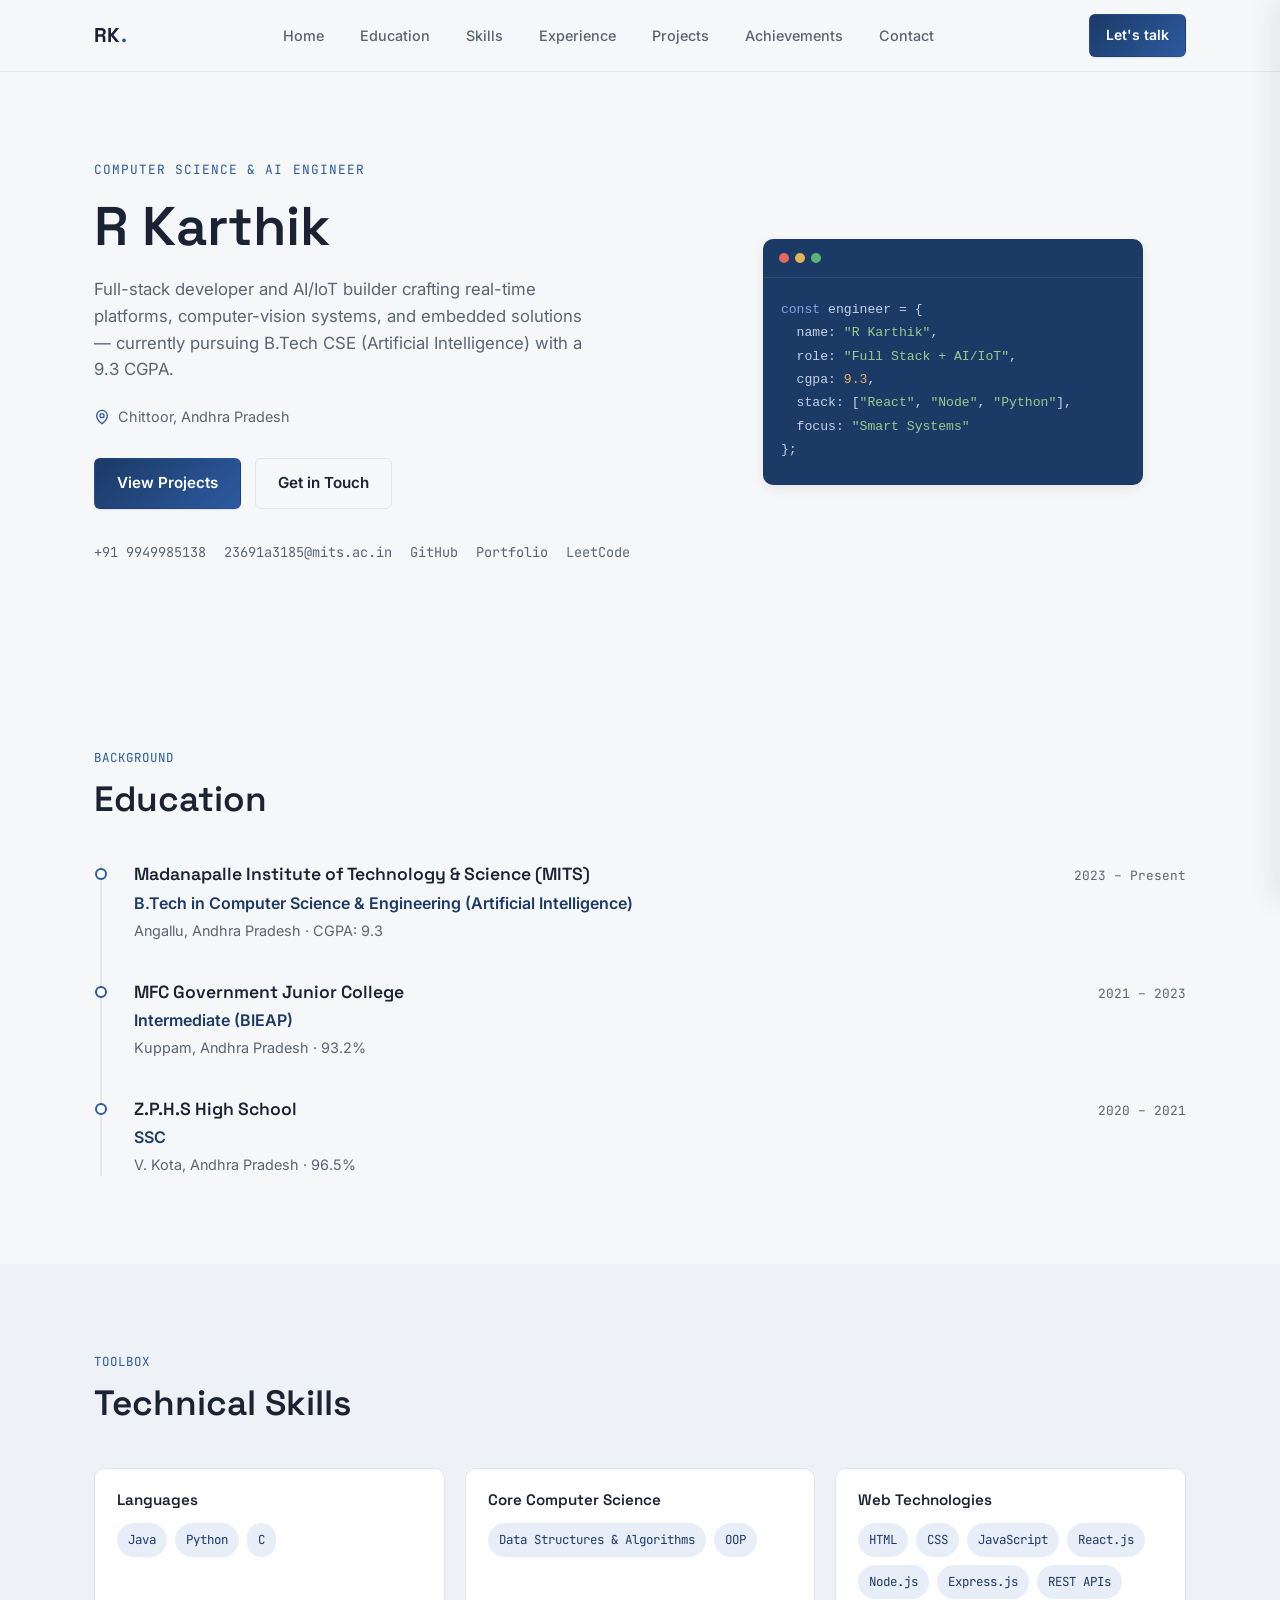
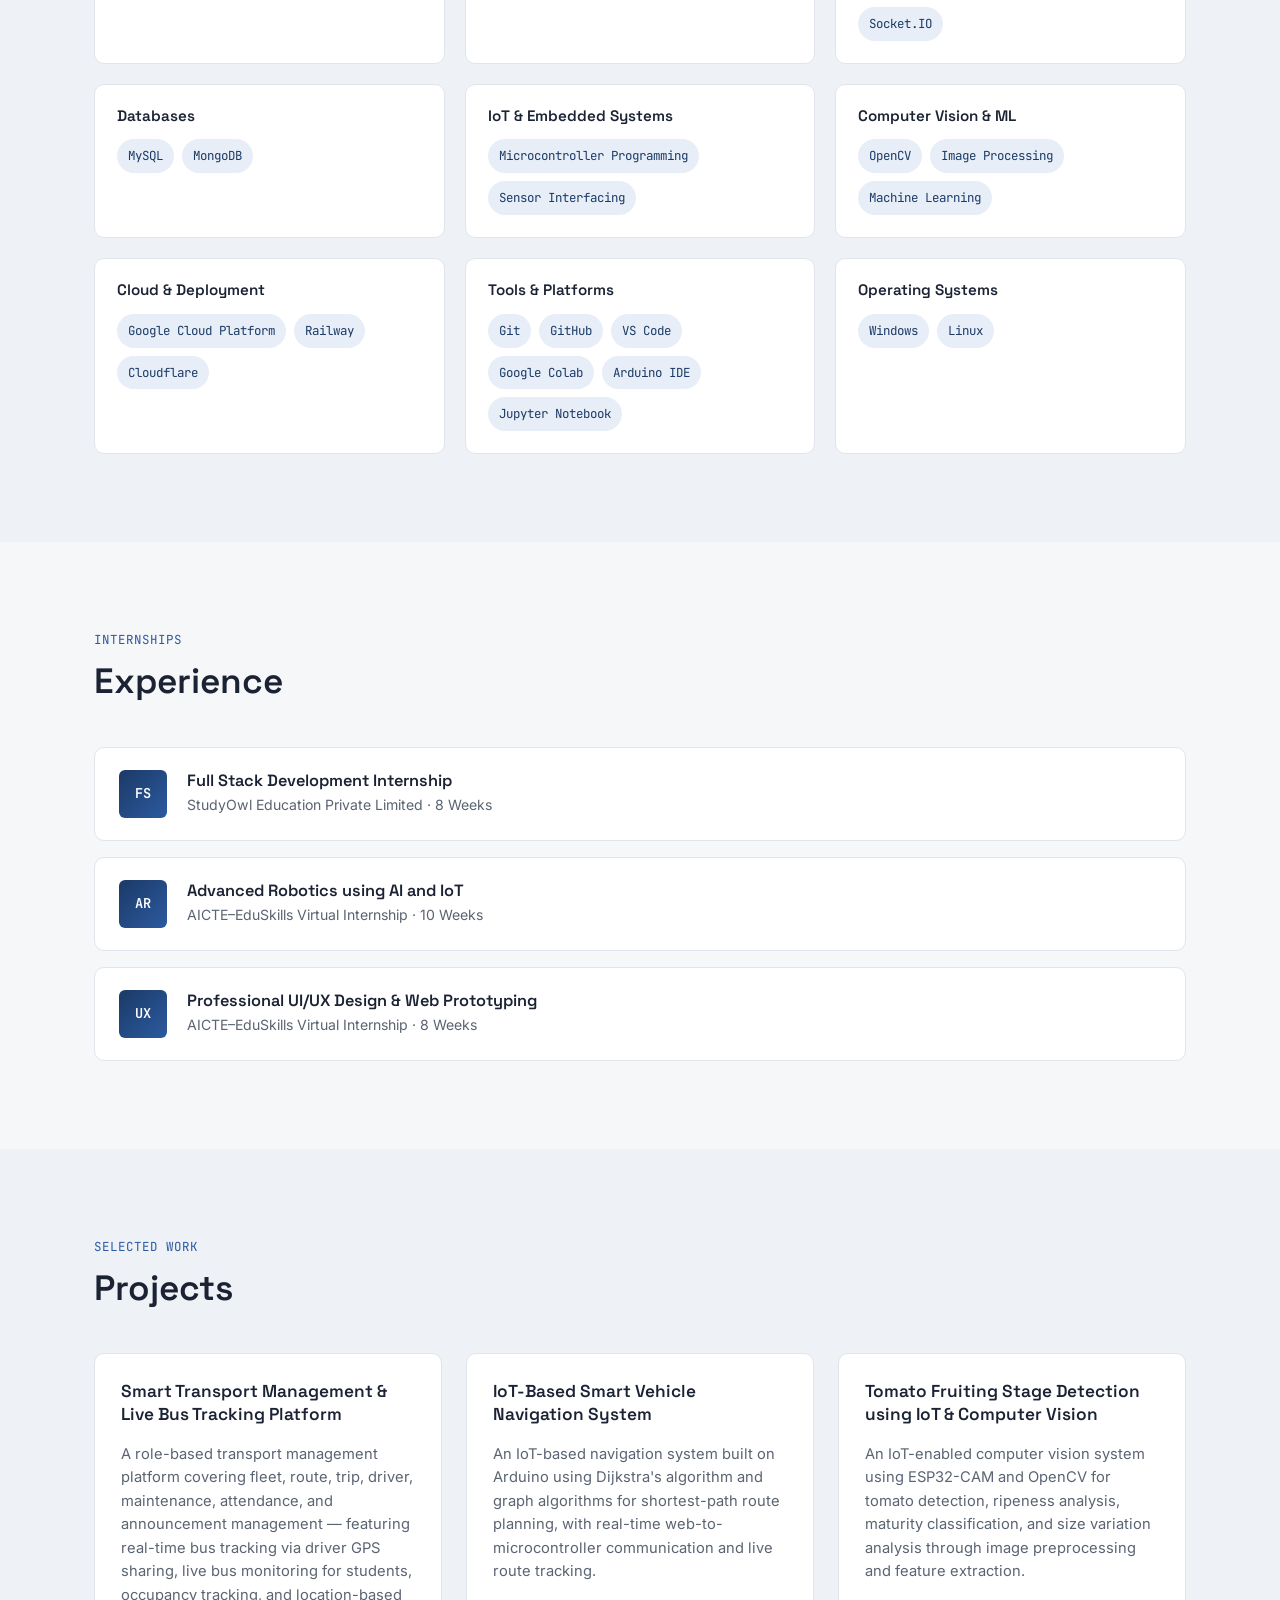
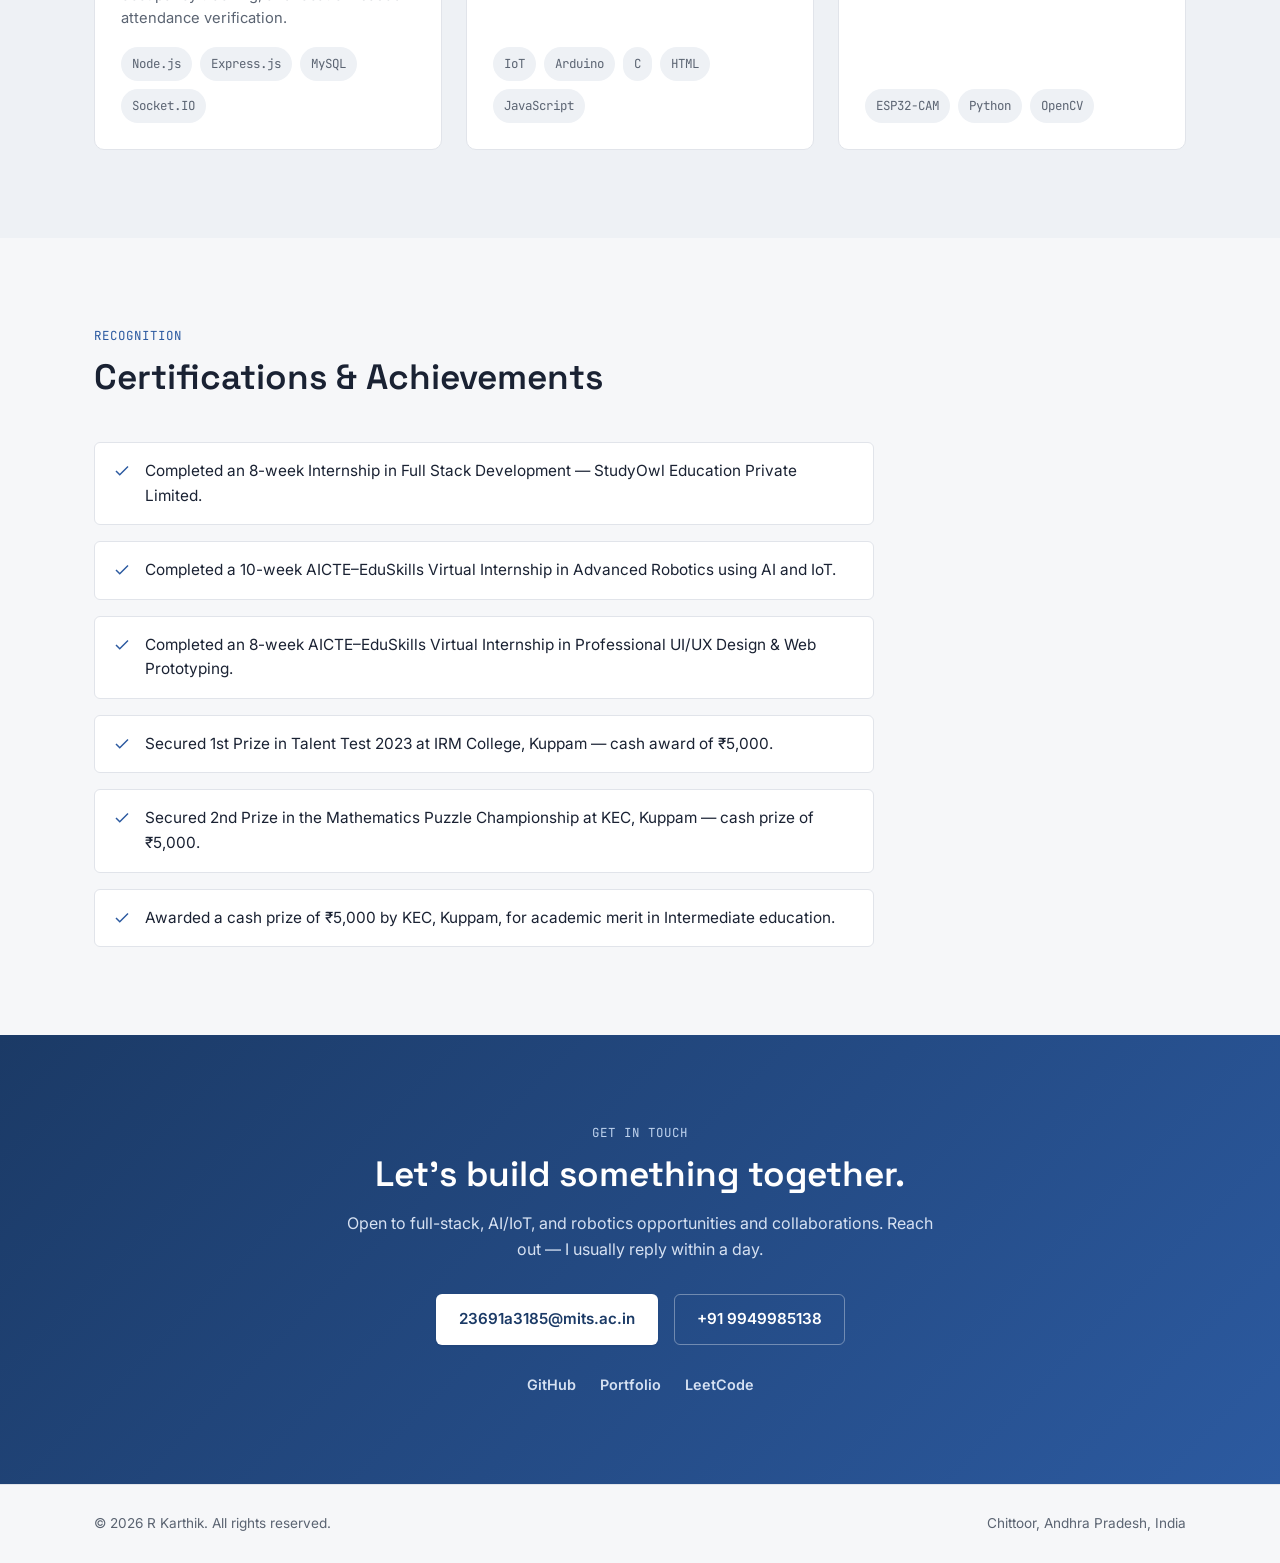
<file: portfolio.html>
<!DOCTYPE html>
<html lang="en">
<head>
<meta charset="UTF-8">
<meta name="viewport" content="width=device-width, initial-scale=1.0">
<title>R Karthik — Computer Science &amp; AI Engineer</title>
<meta name="description" content="Portfolio of R Karthik — Full Stack Developer &amp; AI/IoT Engineer, B.Tech CSE (AI), MITS.">
<link rel="preconnect" href="https://fonts.googleapis.com">
<link rel="preconnect" href="https://fonts.gstatic.com" crossorigin>
<link href="https://fonts.googleapis.com/css2?family=Space+Grotesk:wght@500;600;700&family=Inter:wght@400;500;600;700&family=JetBrains+Mono:wght@400;500&display=swap" rel="stylesheet">
<link rel="stylesheet" href="portfolio.css">
</head>
<body>

<a class="skip-link" href="#main">Skip to content</a>

<!-- ============ HEADER ============ -->
<header class="site-header" id="site-header">
  <div class="header-inner container">
    <a href="#top" class="logo">RK<span class="logo-dot">.</span></a>

    <nav class="desktop-nav" aria-label="Primary">
      <ul>
        <li><a href="#top">Home</a></li>
        <li><a href="#about">Education</a></li>
        <li><a href="#skills">Skills</a></li>
        <li><a href="#experience">Experience</a></li>
        <li><a href="#projects">Projects</a></li>
        <li><a href="#certifications">Achievements</a></li>
        <li><a href="#contact">Contact</a></li>
      </ul>
    </nav>

    <div class="header-actions">
      <a href="#contact" class="btn btn-primary btn-sm">Let's talk</a>
      <button class="hamburger" id="hamburger" aria-label="Open menu" aria-expanded="false" aria-controls="mobile-menu">
        <span></span>
        <span></span>
        <span></span>
      </button>
    </div>
  </div>
</header>

<div class="mobile-menu" id="mobile-menu" aria-hidden="true">
  <div class="mobile-menu-top">
    <a href="#top" class="logo">RK<span class="logo-dot">.</span></a>
    <button class="mobile-close" id="mobile-close" aria-label="Close menu">&times;</button>
  </div>
  <nav aria-label="Mobile Primary">
    <ul>
      <li><a href="#top">Home</a></li>
      <li><a href="#about">Education</a></li>
      <li><a href="#skills">Skills</a></li>
      <li><a href="#experience">Experience</a></li>
      <li><a href="#projects">Projects</a></li>
      <li><a href="#certifications">Achievements</a></li>
      <li><a href="#contact">Contact</a></li>
    </ul>
  </nav>
  <div class="mobile-menu-footer">
    <a href="mailto:23691a3185@mits.ac.in">23691a3185@mits.ac.in</a>
    <a href="tel:+919949985138">+91 9949985138</a>
    <div class="mobile-social">
      <a href="#" target="_blank" rel="noopener">GitHub</a>
      <a href="#" target="_blank" rel="noopener">LeetCode</a>
      <a href="#" target="_blank" rel="noopener">Portfolio</a>
    </div>
  </div>
</div>
<div class="overlay" id="overlay"></div>

<main id="main">

  <section class="hero" id="top">
    <div class="container hero-inner">
      <div class="hero-content">
        <p class="eyebrow">Computer Science &amp; AI Engineer</p>
        <h1>R Karthik</h1>
        <p class="hero-subtitle">
          Full-stack developer and AI/IoT builder crafting real-time platforms,
          computer-vision systems, and embedded solutions — currently pursuing
          B.Tech CSE (Artificial Intelligence) with a 9.3 CGPA.
        </p>

        <div class="hero-meta">
          <span class="meta-item">
            <svg viewBox="0 0 24 24" width="16" height="16" fill="none" stroke="currentColor" stroke-width="2"><path d="M20 10c0 6-8 12-8 12s-8-6-8-12a8 8 0 0 1 16 0Z"/><circle cx="12" cy="10" r="3"/></svg>
            Chittoor, Andhra Pradesh
          </span>
        </div>

        <div class="hero-actions">
          <a href="#projects" class="btn btn-primary">View Projects</a>
          <a href="#contact" class="btn btn-outline">Get in Touch</a>
        </div>

        <ul class="hero-links">
          <li><a href="tel:+919949985138">+91 9949985138</a></li>
          <li><a href="mailto:23691a3185@mits.ac.in">23691a3185@mits.ac.in</a></li>
          <li><a href="#" target="_blank" rel="noopener">GitHub</a></li>
          <li><a href="#" target="_blank" rel="noopener">Portfolio</a></li>
          <li><a href="#" target="_blank" rel="noopener">LeetCode</a></li>
        </ul>
      </div>

      <div class="hero-panel" aria-hidden="true">
        <div class="panel-card">
          <div class="panel-row"><span class="dot dot-r"></span><span class="dot dot-y"></span><span class="dot dot-g"></span></div>
          <pre class="panel-code"><code><span class="tok-key">const</span> engineer = {
  name: <span class="tok-str">"R Karthik"</span>,
  role: <span class="tok-str">"Full Stack + AI/IoT"</span>,
  cgpa: <span class="tok-num">9.3</span>,
  stack: [<span class="tok-str">"React"</span>, <span class="tok-str">"Node"</span>, <span class="tok-str">"Python"</span>],
  focus: <span class="tok-str">"Smart Systems"</span>
};</code></pre>
        </div>
      </div>
    </div>
  </section>

  <section class="section" id="about">
    <div class="container">
      <p class="section-eyebrow">Background</p>
      <h2 class="section-title">Education</h2>

      <ol class="timeline">
        <li class="timeline-item">
          <div class="timeline-marker"></div>
          <div class="timeline-content">
            <div class="timeline-head">
              <h3>Madanapalle Institute of Technology &amp; Science (MITS)</h3>
              <span class="timeline-date">2023 – Present</span>
            </div>
            <p class="timeline-role">B.Tech in Computer Science &amp; Engineering (Artificial Intelligence)</p>
            <p class="timeline-detail">Angallu, Andhra Pradesh · CGPA: 9.3</p>
          </div>
        </li>
        <li class="timeline-item">
          <div class="timeline-marker"></div>
          <div class="timeline-content">
            <div class="timeline-head">
              <h3>MFC Government Junior College</h3>
              <span class="timeline-date">2021 – 2023</span>
            </div>
            <p class="timeline-role">Intermediate (BIEAP)</p>
            <p class="timeline-detail">Kuppam, Andhra Pradesh · 93.2%</p>
          </div>
        </li>
        <li class="timeline-item">
          <div class="timeline-marker"></div>
          <div class="timeline-content">
            <div class="timeline-head">
              <h3>Z.P.H.S High School</h3>
              <span class="timeline-date">2020 – 2021</span>
            </div>
            <p class="timeline-role">SSC</p>
            <p class="timeline-detail">V. Kota, Andhra Pradesh · 96.5%</p>
          </div>
        </li>
      </ol>
    </div>
  </section>

  <section class="section section-alt" id="skills">
    <div class="container">
      <p class="section-eyebrow">Toolbox</p>
      <h2 class="section-title">Technical Skills</h2>

      <div class="skills-grid">
        <div class="skill-card">
          <h3>Languages</h3>
          <div class="tag-list">
            <span class="tag">Java</span><span class="tag">Python</span><span class="tag">C</span>
          </div>
        </div>
        <div class="skill-card">
          <h3>Core Computer Science</h3>
          <div class="tag-list">
            <span class="tag">Data Structures &amp; Algorithms</span><span class="tag">OOP</span>
          </div>
        </div>
        <div class="skill-card">
          <h3>Web Technologies</h3>
          <div class="tag-list">
            <span class="tag">HTML</span><span class="tag">CSS</span><span class="tag">JavaScript</span>
            <span class="tag">React.js</span><span class="tag">Node.js</span><span class="tag">Express.js</span>
            <span class="tag">REST APIs</span><span class="tag">Socket.IO</span>
          </div>
        </div>
        <div class="skill-card">
          <h3>Databases</h3>
          <div class="tag-list">
            <span class="tag">MySQL</span><span class="tag">MongoDB</span>
          </div>
        </div>
        <div class="skill-card">
          <h3>IoT &amp; Embedded Systems</h3>
          <div class="tag-list">
            <span class="tag">Microcontroller Programming</span><span class="tag">Sensor Interfacing</span>
          </div>
        </div>
        <div class="skill-card">
          <h3>Computer Vision &amp; ML</h3>
          <div class="tag-list">
            <span class="tag">OpenCV</span><span class="tag">Image Processing</span><span class="tag">Machine Learning</span>
          </div>
        </div>
        <div class="skill-card">
          <h3>Cloud &amp; Deployment</h3>
          <div class="tag-list">
            <span class="tag">Google Cloud Platform</span><span class="tag">Railway</span><span class="tag">Cloudflare</span>
          </div>
        </div>
        <div class="skill-card">
          <h3>Tools &amp; Platforms</h3>
          <div class="tag-list">
            <span class="tag">Git</span><span class="tag">GitHub</span><span class="tag">VS Code</span>
            <span class="tag">Google Colab</span><span class="tag">Arduino IDE</span><span class="tag">Jupyter Notebook</span>
          </div>
        </div>
        <div class="skill-card">
          <h3>Operating Systems</h3>
          <div class="tag-list">
            <span class="tag">Windows</span><span class="tag">Linux</span>
          </div>
        </div>
      </div>
    </div>
  </section>

  <section class="section" id="experience">
    <div class="container">
      <p class="section-eyebrow">Internships</p>
      <h2 class="section-title">Experience</h2>

      <div class="experience-list">
        <div class="experience-card">
          <div class="experience-icon">FS</div>
          <div>
            <h3>Full Stack Development Internship</h3>
            <p class="experience-meta">StudyOwl Education Private Limited · 8 Weeks</p>
          </div>
        </div>
        <div class="experience-card">
          <div class="experience-icon">AR</div>
          <div>
            <h3>Advanced Robotics using AI and IoT</h3>
            <p class="experience-meta">AICTE–EduSkills Virtual Internship · 10 Weeks</p>
          </div>
        </div>
        <div class="experience-card">
          <div class="experience-icon">UX</div>
          <div>
            <h3>Professional UI/UX Design &amp; Web Prototyping</h3>
            <p class="experience-meta">AICTE–EduSkills Virtual Internship · 8 Weeks</p>
          </div>
        </div>
      </div>
    </div>
  </section>

  <section class="section section-alt" id="projects">
    <div class="container">
      <p class="section-eyebrow">Selected Work</p>
      <h2 class="section-title">Projects</h2>

      <div class="projects-grid">
        <article class="project-card">
          <h3>Smart Transport Management &amp; Live Bus Tracking Platform</h3>
          <p>
            A role-based transport management platform covering fleet, route, trip,
            driver, maintenance, attendance, and announcement management — featuring
            real-time bus tracking via driver GPS sharing, live bus monitoring for
            students, occupancy tracking, and location-based attendance verification.
          </p>
          <div class="tag-list">
            <span class="tag tag-mini">Node.js</span>
            <span class="tag tag-mini">Express.js</span>
            <span class="tag tag-mini">MySQL</span>
            <span class="tag tag-mini">Socket.IO</span>
          </div>
        </article>

        <article class="project-card">
          <h3>IoT-Based Smart Vehicle Navigation System</h3>
          <p>
            An IoT-based navigation system built on Arduino using Dijkstra's algorithm
            and graph algorithms for shortest-path route planning, with real-time
            web-to-microcontroller communication and live route tracking.
          </p>
          <div class="tag-list">
            <span class="tag tag-mini">IoT</span>
            <span class="tag tag-mini">Arduino</span>
            <span class="tag tag-mini">C</span>
            <span class="tag tag-mini">HTML</span>
            <span class="tag tag-mini">JavaScript</span>
          </div>
        </article>

        <article class="project-card">
          <h3>Tomato Fruiting Stage Detection using IoT &amp; Computer Vision</h3>
          <p>
            An IoT-enabled computer vision system using ESP32-CAM and OpenCV for
            tomato detection, ripeness analysis, maturity classification, and size
            variation analysis through image preprocessing and feature extraction.
          </p>
          <div class="tag-list">
            <span class="tag tag-mini">ESP32-CAM</span>
            <span class="tag tag-mini">Python</span>
            <span class="tag tag-mini">OpenCV</span>
          </div>
        </article>
      </div>
    </div>
  </section>

  <section class="section" id="certifications">
    <div class="container">
      <p class="section-eyebrow">Recognition</p>
      <h2 class="section-title">Certifications &amp; Achievements</h2>

      <ul class="achievement-list">
        <li>
          <svg viewBox="0 0 24 24" width="18" height="18" fill="none" stroke="currentColor" stroke-width="2"><path d="M20 6 9 17l-5-5"/></svg>
          Completed an 8-week Internship in Full Stack Development — StudyOwl Education Private Limited.
        </li>
        <li>
          <svg viewBox="0 0 24 24" width="18" height="18" fill="none" stroke="currentColor" stroke-width="2"><path d="M20 6 9 17l-5-5"/></svg>
          Completed a 10-week AICTE–EduSkills Virtual Internship in Advanced Robotics using AI and IoT.
        </li>
        <li>
          <svg viewBox="0 0 24 24" width="18" height="18" fill="none" stroke="currentColor" stroke-width="2"><path d="M20 6 9 17l-5-5"/></svg>
          Completed an 8-week AICTE–EduSkills Virtual Internship in Professional UI/UX Design &amp; Web Prototyping.
        </li>
        <li>
          <svg viewBox="0 0 24 24" width="18" height="18" fill="none" stroke="currentColor" stroke-width="2"><path d="M20 6 9 17l-5-5"/></svg>
          Secured 1st Prize in Talent Test 2023 at IRM College, Kuppam — cash award of ₹5,000.
        </li>
        <li>
          <svg viewBox="0 0 24 24" width="18" height="18" fill="none" stroke="currentColor" stroke-width="2"><path d="M20 6 9 17l-5-5"/></svg>
          Secured 2nd Prize in the Mathematics Puzzle Championship at KEC, Kuppam — cash prize of ₹5,000.
        </li>
        <li>
          <svg viewBox="0 0 24 24" width="18" height="18" fill="none" stroke="currentColor" stroke-width="2"><path d="M20 6 9 17l-5-5"/></svg>
          Awarded a cash prize of ₹5,000 by KEC, Kuppam, for academic merit in Intermediate education.
        </li>
      </ul>
    </div>
  </section>

  <section class="section contact-section" id="contact">
    <div class="container contact-inner">
      <p class="section-eyebrow section-eyebrow-invert">Get in touch</p>
      <h2 class="section-title contact-title">Let's build something together.</h2>
      <p class="contact-text">
        Open to full-stack, AI/IoT, and robotics opportunities and collaborations.
        Reach out — I usually reply within a day.
      </p>
      <div class="contact-actions">
        <a href="mailto:23691a3185@mits.ac.in" class="btn btn-primary">23691a3185@mits.ac.in</a>
        <a href="tel:+919949985138" class="btn btn-outline btn-outline-invert">+91 9949985138</a>
      </div>
      <div class="contact-social">
        <a href="#" target="_blank" rel="noopener">GitHub</a>
        <a href="#" target="_blank" rel="noopener">Portfolio</a>
        <a href="#" target="_blank" rel="noopener">LeetCode</a>
      </div>
    </div>
  </section>

</main>

<footer class="site-footer">
  <div class="container footer-inner">
    <p>&copy; <span id="year"></span> R Karthik. All rights reserved.</p>
    <p>Chittoor, Andhra Pradesh, India</p>
  </div>
</footer>

<script src="portfolio.js"></script>
</body>
</html>
</file>
<file: styles.css>
/* ==========================================================================
   R KARTHIK - PORTFOLIO STYLES
   Minimalist Aesthetic: Solid White Background, Sharp 1px #eee Borders, Zero Shadows
   Interests: Full Stack | AI | Automation | Robotics | Innovation
   ========================================================================== */

:root {
  /* Colors */
  --bg-primary: #ffffff;
  --bg-secondary: #fafafa;
  --bg-tertiary: #f5f5f7;
  --bg-card: #ffffff;
  --bg-card-hover: #fafafa;
  --bg-dark-accent: #111111;
  
  --text-main: #111111;
  --text-muted: #555555;
  --text-light: #777777;
  --text-inverse: #ffffff;
  
  --border-color: #eeeeee;
  --border-color-hover: #cccccc;
  --border-dark: #222222;

  --accent-black: #111111;
  --accent-black-hover: #333333;

  /* NO SHADOWS as per requirement */
  --shadow-sm: none;
  --shadow-md: none;
  --shadow-lg: none;
  --shadow-glow: none;

  /* Fonts */
  --font-sans: 'Space Grotesk', 'Inter', -apple-system, BlinkMacSystemFont, 'Segoe UI', Roboto, sans-serif;
  --font-body: 'Inter', -apple-system, BlinkMacSystemFont, sans-serif;
  --font-mono: 'JetBrains Mono', monospace;

  /* Layout */
  --header-height: 68px;
  --radius-sm: 6px;
  --radius-md: 10px;
  --radius-lg: 14px;
  --radius-full: 9999px;
  --transition: all 0.2s ease;
}

/* Base Reset */
*, *::before, *::after {
  box-sizing: border-box;
  margin: 0;
  padding: 0;
}

html {
  scroll-behavior: smooth;
  font-size: 16px;
  text-rendering: optimizeLegibility;
  -webkit-font-smoothing: antialiased;
}

body {
  background-color: var(--bg-primary);
  color: var(--text-main);
  font-family: var(--font-body);
  line-height: 1.6;
  overflow-x: hidden;
  position: relative;
}

/* Background Canvas */
#bg-canvas {
  position: fixed;
  top: 0;
  left: 0;
  width: 100vw;
  height: 100vh;
  z-index: -1;
  pointer-events: none;
  opacity: 0.45;
}

/* Utility Containers */
.container {
  width: 100%;
  max-width: 1240px;
  margin: 0 auto;
  padding: 0 24px;
}

.skip-link {
  position: absolute;
  top: -100px;
  left: 16px;
  background: var(--accent-black);
  color: white;
  padding: 12px 20px;
  z-index: 1000;
  border-radius: var(--radius-sm);
  transition: top 0.2s;
}
.skip-link:focus {
  top: 16px;
}

/* Section Common Styling */
.section {
  padding: 88px 0;
  position: relative;
}
.section-alt {
  background-color: var(--bg-secondary);
  border-top: 1px solid var(--border-color);
  border-bottom: 1px solid var(--border-color);
}
.section-header {
  margin-bottom: 48px;
  text-align: center;
}
.section-eyebrow {
  display: inline-flex;
  align-items: center;
  gap: 8px;
  font-family: var(--font-mono);
  font-size: 0.8rem;
  font-weight: 600;
  text-transform: uppercase;
  letter-spacing: 0.12em;
  color: var(--text-muted);
  background: var(--bg-tertiary);
  padding: 6px 14px;
  border-radius: var(--radius-full);
  margin-bottom: 14px;
  border: 1px solid var(--border-color);
}
.section-eyebrow::before {
  content: '';
  width: 6px;
  height: 6px;
  background-color: var(--accent-black);
  border-radius: 50%;
}
.section-title {
  font-family: var(--font-sans);
  font-size: 2.5rem;
  font-weight: 700;
  color: var(--text-main);
  letter-spacing: -0.03em;
  line-height: 1.2;
}
.section-subtitle {
  font-size: 1.1rem;
  color: var(--text-muted);
  max-width: 680px;
  margin: 12px auto 0 auto;
}

/* Header & Navigation (SOLID WHITE, NO TRANSPARENCY, NO SHADOW) */
.site-header {
  position: fixed;
  top: 0;
  left: 0;
  width: 100%;
  height: var(--header-height);
  z-index: 100;
  background: #ffffff; /* Solid White */
  border-bottom: 1px solid var(--border-color);
  transition: var(--transition);
}
.header-inner {
  display: flex;
  align-items: center;
  justify-content: space-between;
  height: 100%;
}
.logo {
  display: flex;
  align-items: center;
  gap: 4px;
  text-decoration: none;
  font-family: var(--font-sans);
  font-weight: 700;
  font-size: 1.5rem;
  color: var(--accent-black);
  letter-spacing: -0.04em;
}
.logo-dot {
  color: #111111;
  font-weight: 900;
}

.desktop-nav ul {
  display: flex;
  align-items: center;
  gap: 22px;
  list-style: none;
}
.desktop-nav a {
  text-decoration: none;
  color: var(--text-muted);
  font-size: 0.9rem;
  font-weight: 500;
  transition: var(--transition);
  display: flex;
  align-items: center;
  gap: 6px;
  padding: 6px 10px;
  border-radius: var(--radius-sm);
  border: 1px solid transparent;
}
.desktop-nav a svg {
  opacity: 0.7;
  transition: var(--transition);
}
.desktop-nav a:hover {
  color: var(--text-main);
  background: var(--bg-tertiary);
  border-color: var(--border-color);
}
.desktop-nav a:hover svg {
  opacity: 1;
}
.desktop-nav a.active {
  color: var(--accent-black);
  font-weight: 600;
  background: var(--bg-secondary);
  border-color: var(--border-color);
}

.header-actions {
  display: flex;
  align-items: center;
  gap: 12px;
}

/* Buttons */
.btn {
  display: inline-flex;
  align-items: center;
  justify-content: center;
  gap: 8px;
  padding: 10px 20px;
  border-radius: var(--radius-md);
  font-family: var(--font-sans);
  font-weight: 600;
  font-size: 0.9rem;
  text-decoration: none;
  cursor: pointer;
  border: 1px solid var(--border-color);
  transition: var(--transition);
  background: white;
  color: var(--text-main);
}
.btn-primary {
  background-color: var(--accent-black);
  color: white;
  border-color: var(--accent-black);
}
.btn-primary:hover {
  background-color: var(--accent-black-hover);
  border-color: var(--accent-black-hover);
}
.btn-outline {
  background-color: white;
  color: var(--text-main);
  border-color: var(--border-color);
}
.btn-outline:hover {
  background-color: var(--bg-tertiary);
  border-color: var(--text-main);
}
.btn-sm {
  padding: 7px 14px;
  font-size: 0.85rem;
}

/* Mobile Drawer */
.hamburger {
  display: none;
  flex-direction: column;
  justify-content: space-between;
  width: 28px;
  height: 18px;
  background: none;
  border: none;
  cursor: pointer;
  padding: 0;
}
.hamburger span {
  width: 100%;
  height: 2px;
  background-color: var(--accent-black);
  border-radius: 2px;
}
.mobile-menu {
  position: fixed;
  top: 0;
  right: -100%;
  width: 85%;
  max-width: 340px;
  height: 100vh;
  background: #ffffff;
  z-index: 200;
  border-left: 1px solid var(--border-color);
  padding: 28px;
  display: flex;
  flex-direction: column;
  transition: right 0.3s ease;
}
.mobile-menu.is-open {
  right: 0;
}
.mobile-menu-top {
  display: flex;
  align-items: center;
  justify-content: space-between;
  margin-bottom: 32px;
}
.mobile-close {
  background: var(--bg-tertiary);
  border: 1px solid var(--border-color);
  width: 34px;
  height: 34px;
  border-radius: 50%;
  font-size: 1.3rem;
  cursor: pointer;
  display: flex;
  align-items: center;
  justify-content: center;
}
.mobile-menu nav ul {
  list-style: none;
  display: flex;
  flex-direction: column;
  gap: 16px;
}
.mobile-menu nav a {
  font-family: var(--font-sans);
  font-size: 1.1rem;
  font-weight: 600;
  color: var(--text-main);
  text-decoration: none;
  display: flex;
  align-items: center;
  gap: 10px;
}
.overlay {
  position: fixed;
  top: 0;
  left: 0;
  width: 100vw;
  height: 100vh;
  background: rgba(0,0,0,0.3);
  z-index: 150;
  opacity: 0;
  pointer-events: none;
  transition: opacity 0.25s;
}
.overlay.is-visible {
  opacity: 1;
  pointer-events: auto;
}

/* HERO SECTION */
.hero {
  padding-top: calc(var(--header-height) + 50px);
  padding-bottom: 72px;
  min-height: 85vh;
  display: flex;
  align-items: center;
}
.hero-grid {
  display: grid;
  grid-template-columns: 1.15fr 0.85fr;
  gap: 48px;
  align-items: center;
}
.hero-eyebrow {
  display: inline-flex;
  align-items: center;
  gap: 8px;
  font-family: var(--font-mono);
  font-size: 0.8rem;
  font-weight: 600;
  color: var(--text-muted);
  background: var(--bg-secondary);
  border: 1px solid var(--border-color);
  padding: 6px 14px;
  border-radius: var(--radius-full);
  margin-bottom: 20px;
}
.hero-title {
  font-family: var(--font-sans);
  font-size: 3.5rem;
  font-weight: 700;
  color: var(--text-main);
  letter-spacing: -0.04em;
  line-height: 1.08;
  margin-bottom: 18px;
}
.hero-subtitle {
  font-size: 1.15rem;
  color: var(--text-muted);
  line-height: 1.65;
  margin-bottom: 28px;
  max-width: 620px;
}
.hero-actions {
  display: flex;
  flex-wrap: wrap;
  gap: 12px;
  margin-bottom: 36px;
}
.hero-stats {
  display: grid;
  grid-template-columns: repeat(4, 1fr);
  gap: 16px;
  padding-top: 28px;
  border-top: 1px solid var(--border-color);
}
.stat-item h3 {
  font-family: var(--font-sans);
  font-size: 1.85rem;
  font-weight: 700;
  color: var(--accent-black);
  line-height: 1;
}
.stat-item p {
  font-size: 0.8rem;
  font-weight: 500;
  color: var(--text-muted);
  margin-top: 6px;
}

/* HERO RIGHT PROFILE & CODE CARD (FITTING FIX) */
.hero-visual {
  display: flex;
  flex-direction: column;
  align-items: center;
}
.profile-card {
  width: 100%;
  max-width: 340px;
  border-radius: var(--radius-lg);
  overflow: hidden;
  background: var(--bg-card);
  border: 1px solid var(--border-color);
}
.profile-img-wrap {
  width: 100%;
  aspect-ratio: 1 / 1; /* Perfect Square Container */
  overflow: hidden;
  background: var(--bg-tertiary);
  display: flex;
  align-items: center;
  justify-content: center;
}
.profile-img {
  width: 100%;
  height: 100%;
  object-fit: cover;
  object-position: center top; /* Focuses cleanly on face */
}
.profile-meta-bar {
  padding: 14px 18px;
  background: var(--accent-black);
  color: white;
  display: flex;
  align-items: center;
  justify-content: space-between;
}
.profile-name {
  font-family: var(--font-sans);
  font-weight: 700;
  font-size: 1.05rem;
}
.profile-loc {
  font-size: 0.78rem;
  color: #a1a1aa;
  display: flex;
  align-items: center;
  gap: 4px;
}

.terminal-badge {
  margin-top: 16px;
  width: 100%;
  max-width: 340px;
  background: var(--bg-dark-accent);
  color: #e2e8f0;
  padding: 14px 18px;
  border-radius: var(--radius-md);
  font-family: var(--font-mono);
  font-size: 0.78rem;
  border: 1px solid var(--border-dark);
}
.terminal-header {
  display: flex;
  gap: 6px;
  margin-bottom: 8px;
}
.terminal-dot {
  width: 9px;
  height: 9px;
  border-radius: 50%;
}
.dot-red { background: #ef4444; }
.dot-yellow { background: #f59e0b; }
.dot-green { background: #10b981; }

/* LEETCODE & GITHUB MATRIX */
.stats-matrix {
  display: grid;
  grid-template-columns: repeat(auto-fit, minmax(320px, 1fr));
  gap: 20px;
}
.matrix-card {
  background: var(--bg-card);
  border: 1px solid var(--border-color);
  border-radius: var(--radius-lg);
  padding: 28px;
  display: flex;
  flex-direction: column;
  justify-content: space-between;
}
.matrix-card:hover {
  border-color: var(--accent-black);
}
.matrix-card-header {
  display: flex;
  align-items: center;
  justify-content: space-between;
  margin-bottom: 20px;
}
.matrix-icon-title {
  display: flex;
  align-items: center;
  gap: 12px;
}
.matrix-icon-title svg {
  width: 28px;
  height: 28px;
}
.matrix-card-header h3 {
  font-family: var(--font-sans);
  font-size: 1.25rem;
  font-weight: 700;
}
.matrix-badge {
  font-family: var(--font-mono);
  font-size: 0.75rem;
  padding: 4px 10px;
  background: var(--bg-tertiary);
  border: 1px solid var(--border-color);
  border-radius: var(--radius-full);
  font-weight: 600;
}

.leetcode-breakdown {
  display: grid;
  grid-template-columns: repeat(3, 1fr);
  gap: 10px;
  margin: 16px 0;
}
.lc-box {
  text-align: center;
  padding: 12px 8px;
  border-radius: var(--radius-md);
  background: var(--bg-secondary);
  border: 1px solid var(--border-color);
}
.lc-easy { border-bottom: 2px solid #10b981; }
.lc-medium { border-bottom: 2px solid #f59e0b; }
.lc-hard { border-bottom: 2px solid #ef4444; }
.lc-val {
  font-family: var(--font-sans);
  font-size: 1.3rem;
  font-weight: 700;
}
.lc-lbl {
  font-size: 0.72rem;
  color: var(--text-muted);
  font-weight: 600;
  text-transform: uppercase;
}

.github-highlights {
  display: flex;
  flex-direction: column;
  gap: 10px;
  margin: 16px 0;
}
.gh-row {
  display: flex;
  align-items: center;
  justify-content: space-between;
  padding: 9px 12px;
  background: var(--bg-secondary);
  border: 1px solid var(--border-color);
  border-radius: var(--radius-sm);
  font-size: 0.85rem;
}
.gh-label { color: var(--text-muted); font-weight: 500; }
.gh-value { font-family: var(--font-mono); font-weight: 700; }

/* PROJECT CARDS */
.project-filters {
  display: flex;
  justify-content: center;
  flex-wrap: wrap;
  gap: 8px;
  margin-bottom: 40px;
}
.filter-btn {
  background: var(--bg-card);
  border: 1px solid var(--border-color);
  color: var(--text-muted);
  padding: 8px 18px;
  border-radius: var(--radius-full);
  font-family: var(--font-sans);
  font-size: 0.85rem;
  font-weight: 600;
  cursor: pointer;
  transition: var(--transition);
}
.filter-btn:hover,
.filter-btn.active {
  background: var(--accent-black);
  color: white;
  border-color: var(--accent-black);
}

.projects-grid {
  display: grid;
  grid-template-columns: repeat(auto-fill, minmax(350px, 1fr));
  gap: 24px;
}
.project-card {
  background: var(--bg-card);
  border: 1px solid var(--border-color);
  border-radius: var(--radius-lg);
  overflow: hidden;
  transition: var(--transition);
  display: flex;
  flex-direction: column;
}
.project-card:hover {
  border-color: var(--accent-black);
}
.project-card.hidden {
  display: none;
}
.project-card-header {
  padding: 20px 24px 0 24px;
  display: flex;
  align-items: center;
  justify-content: space-between;
}
.project-num {
  font-family: var(--font-mono);
  font-size: 0.75rem;
  font-weight: 700;
  color: var(--text-light);
  background: var(--bg-tertiary);
  padding: 3px 8px;
  border: 1px solid var(--border-color);
  border-radius: var(--radius-sm);
}
.project-body {
  padding: 20px 24px;
  flex: 1;
  display: flex;
  flex-direction: column;
}
.project-title {
  font-family: var(--font-sans);
  font-size: 1.3rem;
  font-weight: 700;
  color: var(--text-main);
  line-height: 1.3;
  margin-bottom: 10px;
}
.project-desc {
  font-size: 0.9rem;
  color: var(--text-muted);
  line-height: 1.55;
  margin-bottom: 16px;
  flex: 1;
}

.arch-flow-box {
  background: var(--bg-secondary);
  border: 1px solid var(--border-color);
  padding: 10px 12px;
  border-radius: var(--radius-md);
  margin-bottom: 16px;
  font-family: var(--font-mono);
  font-size: 0.72rem;
  color: var(--text-muted);
}
.arch-flow-title {
  font-weight: 700;
  color: var(--accent-black);
  margin-bottom: 4px;
  text-transform: uppercase;
  font-size: 0.68rem;
  letter-spacing: 0.05em;
}
.arch-flow-steps {
  display: flex;
  flex-wrap: wrap;
  align-items: center;
  gap: 4px;
}
.arch-step {
  background: var(--bg-primary);
  padding: 2px 6px;
  border-radius: 4px;
  border: 1px solid var(--border-color);
  color: var(--text-main);
}
.arch-arrow { color: var(--text-light); }

.tag-list {
  display: flex;
  flex-wrap: wrap;
  gap: 6px;
  margin-bottom: 20px;
}
.tag {
  font-family: var(--font-mono);
  font-size: 0.72rem;
  font-weight: 600;
  background: var(--bg-tertiary);
  color: var(--text-main);
  padding: 3px 8px;
  border-radius: var(--radius-sm);
  border: 1px solid var(--border-color);
}

.project-actions {
  display: flex;
  align-items: center;
  gap: 10px;
  padding-top: 14px;
  border-top: 1px solid var(--border-color);
}
.project-actions .btn {
  flex: 1;
}

/* CERTIFICATES GALLERY & IMAGE SIZE FIT FIX */
.cert-grid {
  display: grid;
  grid-template-columns: repeat(auto-fill, minmax(280px, 1fr));
  gap: 20px;
}
.cert-card {
  background: var(--bg-card);
  border: 1px solid var(--border-color);
  border-radius: var(--radius-md);
  overflow: hidden;
  transition: var(--transition);
  cursor: pointer;
  display: flex;
  flex-direction: column;
}
.cert-card:hover {
  border-color: var(--accent-black);
}
.cert-preview {
  width: 100%;
  aspect-ratio: 4 / 3; /* Fixed Aspect Ratio for all certificates */
  background: #f8f8f8;
  border-bottom: 1px solid var(--border-color);
  position: relative;
  overflow: hidden;
  display: flex;
  align-items: center;
  justify-content: center;
  padding: 10px;
}
.cert-img {
  max-width: 100%;
  max-height: 100%;
  object-fit: contain; /* Keeps whole certificate visible without stretching */
  transition: transform 0.3s ease;
}
.cert-card:hover .cert-img {
  transform: scale(1.03);
}
.cert-pdf-badge {
  display: flex;
  flex-direction: column;
  align-items: center;
  gap: 8px;
  color: var(--text-muted);
  font-family: var(--font-mono);
  font-size: 0.8rem;
}
.cert-pdf-badge svg {
  width: 40px;
  height: 40px;
  color: var(--accent-black);
}
.cert-info {
  padding: 14px 18px;
  flex: 1;
  display: flex;
  flex-direction: column;
  justify-content: space-between;
}
.cert-title {
  font-family: var(--font-sans);
  font-weight: 700;
  font-size: 0.95rem;
  color: var(--text-main);
  line-height: 1.3;
  margin-bottom: 6px;
}
.cert-org {
  font-size: 0.8rem;
  color: var(--text-muted);
  font-weight: 500;
}
.cert-view-btn {
  display: flex;
  align-items: center;
  gap: 4px;
  font-size: 0.78rem;
  font-weight: 600;
  color: var(--accent-black);
  margin-top: 10px;
}

/* Certificate Modal Lightbox */
.cert-modal {
  position: fixed;
  top: 0;
  left: 0;
  width: 100vw;
  height: 100vh;
  background: rgba(0,0,0,0.65);
  z-index: 500;
  display: flex;
  align-items: center;
  justify-content: center;
  padding: 20px;
  opacity: 0;
  pointer-events: none;
  transition: opacity 0.25s ease;
}
.cert-modal.is-active {
  opacity: 1;
  pointer-events: auto;
}
.cert-modal-container {
  background: var(--bg-card);
  width: 100%;
  max-width: 880px;
  max-height: 90vh;
  border-radius: var(--radius-lg);
  overflow: hidden;
  border: 1px solid var(--border-color);
  display: flex;
  flex-direction: column;
}
.cert-modal-header {
  padding: 14px 20px;
  background: var(--accent-black);
  color: white;
  display: flex;
  align-items: center;
  justify-content: space-between;
}
.cert-modal-title {
  font-family: var(--font-sans);
  font-size: 1.05rem;
  font-weight: 700;
}
.cert-modal-close {
  background: rgba(255,255,255,0.2);
  color: white;
  border: none;
  width: 30px;
  height: 30px;
  border-radius: 50%;
  font-size: 1.2rem;
  cursor: pointer;
  display: flex;
  align-items: center;
  justify-content: center;
}
.cert-modal-body {
  flex: 1;
  padding: 16px;
  overflow-y: auto;
  display: flex;
  align-items: center;
  justify-content: center;
  background: var(--bg-secondary);
  min-height: 440px;
}
.cert-modal-body img {
  max-width: 100%;
  max-height: 72vh;
  object-fit: contain;
  border: 1px solid var(--border-color);
}
.cert-modal-body iframe {
  width: 100%;
  height: 72vh;
  border: none;
}

/* SKILLS MATRIX */
.skills-grid {
  display: grid;
  grid-template-columns: repeat(auto-fit, minmax(260px, 1fr));
  gap: 20px;
}
.skill-card {
  background: var(--bg-card);
  border: 1px solid var(--border-color);
  border-radius: var(--radius-md);
  padding: 20px;
}
.skill-card:hover {
  border-color: var(--accent-black);
}
.skill-card h3 {
  font-family: var(--font-sans);
  font-size: 1.1rem;
  font-weight: 700;
  color: var(--accent-black);
  margin-bottom: 14px;
  padding-bottom: 8px;
  border-bottom: 1px solid var(--border-color);
}

/* TIMELINE */
.timeline {
  position: relative;
  max-width: 800px;
  margin: 0 auto;
  list-style: none;
  padding-left: 24px;
}
.timeline::before {
  content: '';
  position: absolute;
  top: 0;
  bottom: 0;
  left: 7px;
  width: 2px;
  background: var(--border-color);
}
.timeline-item {
  position: relative;
  margin-bottom: 32px;
}
.timeline-marker {
  position: absolute;
  left: -24px;
  top: 4px;
  width: 14px;
  height: 14px;
  border-radius: 50%;
  background: var(--bg-primary);
  border: 3px solid var(--accent-black);
}
.timeline-content {
  background: var(--bg-card);
  border: 1px solid var(--border-color);
  padding: 20px;
  border-radius: var(--radius-md);
}
.timeline-head {
  display: flex;
  align-items: center;
  justify-content: space-between;
  margin-bottom: 6px;
  flex-wrap: wrap;
  gap: 6px;
}
.timeline-head h3 {
  font-family: var(--font-sans);
  font-size: 1.15rem;
  font-weight: 700;
}
.timeline-date {
  font-family: var(--font-mono);
  font-size: 0.78rem;
  font-weight: 600;
  background: var(--accent-black);
  color: white;
  padding: 2px 8px;
  border-radius: var(--radius-full);
}
.timeline-role {
  font-size: 0.95rem;
  font-weight: 600;
  color: var(--text-main);
  margin-bottom: 4px;
}
.timeline-detail {
  font-size: 0.85rem;
  color: var(--text-muted);
}

/* CONTACT SECTION */
.contact-section {
  background: var(--accent-black);
  color: white;
  padding: 88px 0;
  position: relative;
}
.contact-inner {
  text-align: center;
  max-width: 700px;
}
.section-eyebrow-invert {
  background: rgba(255,255,255,0.1);
  color: white;
  border-color: rgba(255,255,255,0.2);
}
.section-eyebrow-invert::before {
  background-color: white;
}
.contact-title {
  color: white;
  font-size: 2.75rem;
  margin-bottom: 14px;
}
.contact-text {
  font-size: 1.1rem;
  color: #a1a1aa;
  margin-bottom: 36px;
}
.contact-grid-buttons {
  display: flex;
  justify-content: center;
  flex-wrap: wrap;
  gap: 14px;
  margin-bottom: 40px;
}
.btn-white {
  background: white;
  color: var(--accent-black);
  border-color: white;
}
.btn-white:hover {
  background: #e4e4e7;
}
.btn-glass {
  background: rgba(255,255,255,0.08);
  color: white;
  border-color: rgba(255,255,255,0.2);
}
.btn-glass:hover {
  background: rgba(255,255,255,0.18);
  border-color: white;
}

.contact-links {
  display: flex;
  justify-content: center;
  gap: 20px;
}
.contact-links a {
  color: #d4d4d8;
  font-weight: 600;
  text-decoration: none;
  font-size: 0.95rem;
}
.contact-links a:hover {
  color: white;
  text-decoration: underline;
}

/* Toast */
.toast {
  position: fixed;
  bottom: 24px;
  right: 24px;
  background: var(--accent-black);
  color: white;
  padding: 10px 20px;
  border-radius: var(--radius-md);
  font-family: var(--font-sans);
  font-size: 0.85rem;
  font-weight: 600;
  border: 1px solid #333;
  z-index: 1000;
  opacity: 0;
  transform: translateY(16px);
  transition: all 0.25s ease;
  pointer-events: none;
}
.toast.is-show {
  opacity: 1;
  transform: translateY(0);
}

/* Footer */
.site-footer {
  padding: 28px 0;
  background: #000000;
  color: #71717a;
  font-size: 0.85rem;
  border-top: 1px solid #18181b;
}
.footer-inner {
  display: flex;
  justify-content: space-between;
  align-items: center;
  flex-wrap: wrap;
  gap: 12px;
}

/* Responsive Media Queries */
@media (max-width: 992px) {
  .hero-grid {
    grid-template-columns: 1fr;
    gap: 36px;
  }
  .hero-title {
    font-size: 2.8rem;
  }
}

@media (max-width: 860px) {
  .desktop-nav {
    display: none;
  }
  .hamburger {
    display: flex;
  }
  .hero-stats {
    grid-template-columns: repeat(2, 1fr);
  }
  .section-title {
    font-size: 2.1rem;
  }
  .contact-title {
    font-size: 2.1rem;
  }
}

@media (max-width: 480px) {
  .hero-title {
    font-size: 2.2rem;
  }
  .hero-actions {
    flex-direction: column;
  }
  .hero-actions .btn {
    width: 100%;
  }
}
</file>
<file: portfolio.css>
/* ==========================================================================
   R Karthik — Portfolio
   Tokens: bg #F6F7F9 · surface #FFFFFF · text #1A2233 · accent #2C5AA0
   ========================================================================== */

:root {
  --bg: #F6F7F9;
  --surface: #FFFFFF;
  --surface-alt: #EEF1F5;
  --text: #1A2233;
  --text-muted: #5B6472;
  --border: #E1E4EA;

  --accent: #2C5AA0;
  --accent-dark: #1B3A66;
  --accent-soft: #E8EEF7;
  --accent-gradient: linear-gradient(135deg, #1B3A66 0%, #2C5AA0 100%);

  --font-display: 'Space Grotesk', 'Segoe UI', sans-serif;
  --font-body: 'Inter', 'Segoe UI', sans-serif;
  --font-mono: 'JetBrains Mono', 'Consolas', monospace;

  --radius: 10px;
  --radius-sm: 6px;
  --shadow-sm: 0 1px 2px rgba(26, 34, 51, 0.06), 0 1px 3px rgba(26, 34, 51, 0.04);
  --shadow-md: 0 4px 12px rgba(26, 34, 51, 0.08);
  --header-h: 72px;
  --max-width: 1140px;
  --transition: 180ms ease;
}

/* ---------- Reset ---------- */
* { box-sizing: border-box; margin: 0; padding: 0; }

html {
  scroll-behavior: smooth;
  scroll-padding-top: var(--header-h);
}

@media (prefers-reduced-motion: reduce) {
  html { scroll-behavior: auto; }
  * { animation-duration: 0.01ms !important; transition-duration: 0.01ms !important; }
}

body {
  font-family: var(--font-body);
  color: var(--text);
  background: var(--bg);
  line-height: 1.6;
  -webkit-font-smoothing: antialiased;
}

img { max-width: 100%; display: block; }
a { color: inherit; text-decoration: none; }
ul, ol { list-style: none; }

h1, h2, h3 { font-family: var(--font-display); font-weight: 600; line-height: 1.2; }

.container {
  max-width: var(--max-width);
  margin-inline: auto;
  padding-inline: 24px;
}

.skip-link {
  position: absolute;
  left: -999px;
  top: 0;
  background: var(--accent);
  color: #fff;
  padding: 10px 16px;
  z-index: 999;
  border-radius: 0 0 var(--radius-sm) 0;
}
.skip-link:focus { left: 0; }

:focus-visible {
  outline: 2px solid var(--accent);
  outline-offset: 2px;
}

/* ---------- Buttons ---------- */
.btn {
  display: inline-flex;
  align-items: center;
  justify-content: center;
  gap: 8px;
  padding: 12px 22px;
  font-family: var(--font-body);
  font-weight: 600;
  font-size: 0.95rem;
  border-radius: var(--radius-sm);
  border: 1px solid transparent;
  cursor: pointer;
  transition: transform var(--transition), box-shadow var(--transition), background var(--transition), color var(--transition), border-color var(--transition);
  white-space: nowrap;
}
.btn:hover { transform: translateY(-1px); }

.btn-primary {
  background: var(--accent-gradient);
  color: #fff;
  box-shadow: var(--shadow-sm);
}
.btn-primary:hover { box-shadow: var(--shadow-md); }

.btn-outline {
  background: transparent;
  border-color: var(--border);
  color: var(--text);
}
.btn-outline:hover { border-color: var(--accent); color: var(--accent); }

.btn-outline-invert {
  border-color: rgba(255,255,255,0.35);
  color: #fff;
}
.btn-outline-invert:hover { border-color: #fff; color: #fff; }

.btn-sm { padding: 9px 16px; font-size: 0.875rem; }

/* ==========================================================================
   HEADER
   ========================================================================== */
.site-header {
  position: sticky;
  top: 0;
  z-index: 100;
  height: var(--header-h);
  display: flex;
  align-items: center;
  background: rgba(246, 247, 249, 0.85);
  backdrop-filter: blur(10px);
  border-bottom: 1px solid var(--border);
  transition: box-shadow var(--transition);
}
.site-header.is-scrolled { box-shadow: var(--shadow-sm); }

.header-inner {
  display: flex;
  align-items: center;
  justify-content: space-between;
  width: 100%;
}

.logo {
  font-family: var(--font-display);
  font-weight: 700;
  font-size: 1.25rem;
  color: var(--text);
  letter-spacing: 0.02em;
}
.logo-dot { color: var(--accent); }

.desktop-nav ul {
  display: flex;
  align-items: center;
  gap: 32px;
}
.desktop-nav a {
  font-size: 0.9rem;
  font-weight: 500;
  color: var(--text-muted);
  position: relative;
  padding: 6px 2px;
  transition: color var(--transition);
}
.desktop-nav a:hover { color: var(--text); }
.desktop-nav a::after {
  content: "";
  position: absolute;
  left: 0; bottom: 0;
  width: 0;
  height: 2px;
  background: var(--accent);
  transition: width var(--transition);
}
.desktop-nav a:hover::after { width: 100%; }

.header-actions {
  display: flex;
  align-items: center;
  gap: 16px;
}

/* Hamburger — hidden on desktop */
.hamburger {
  display: none;
  flex-direction: column;
  justify-content: center;
  gap: 5px;
  width: 40px;
  height: 40px;
  background: transparent;
  border: 1px solid var(--border);
  border-radius: var(--radius-sm);
  cursor: pointer;
  padding: 0;
}
.hamburger span {
  display: block;
  width: 18px;
  height: 2px;
  margin-inline: auto;
  background: var(--text);
  border-radius: 2px;
  transition: transform var(--transition), opacity var(--transition);
}
.hamburger[aria-expanded="true"] span:nth-child(1) { transform: translateY(7px) rotate(45deg); }
.hamburger[aria-expanded="true"] span:nth-child(2) { opacity: 0; }
.hamburger[aria-expanded="true"] span:nth-child(3) { transform: translateY(-7px) rotate(-45deg); }

/* ==========================================================================
   MOBILE MENU (popup panel)
   ========================================================================== */
.mobile-menu {
  position: fixed;
  top: 0;
  right: 0;
  height: 100%;
  width: min(84vw, 340px);
  background: var(--surface);
  border-left: 1px solid var(--border);
  z-index: 200;
  padding: 20px 24px 28px;
  display: flex;
  flex-direction: column;
  transform: translateX(100%);
  transition: transform 260ms ease;
  box-shadow: -8px 0 24px rgba(26,34,51,0.08);
}
.mobile-menu.is-open { transform: translateX(0); }

.mobile-menu-top {
  display: flex;
  align-items: center;
  justify-content: space-between;
  margin-bottom: 24px;
}
.mobile-close {
  width: 36px;
  height: 36px;
  border-radius: var(--radius-sm);
  border: 1px solid var(--border);
  background: transparent;
  font-size: 1.4rem;
  line-height: 1;
  color: var(--text);
  cursor: pointer;
}

.mobile-menu nav ul {
  display: flex;
  flex-direction: column;
  gap: 4px;
}
.mobile-menu nav a {
  display: block;
  padding: 12px 8px;
  font-family: var(--font-display);
  font-size: 1.05rem;
  font-weight: 500;
  color: var(--text);
  border-bottom: 1px solid var(--border);
}

.mobile-menu-footer {
  margin-top: auto;
  padding-top: 20px;
  border-top: 1px solid var(--border);
  display: flex;
  flex-direction: column;
  gap: 8px;
  font-size: 0.9rem;
  color: var(--text-muted);
}
.mobile-menu-footer a { color: var(--text-muted); }
.mobile-social {
  display: flex;
  gap: 16px;
  margin-top: 6px;
}
.mobile-social a { color: var(--accent); font-weight: 600; }

.overlay {
  position: fixed;
  inset: 0;
  background: rgba(15, 20, 32, 0.4);
  z-index: 150;
  opacity: 0;
  visibility: hidden;
  transition: opacity var(--transition);
}
.overlay.is-visible { opacity: 1; visibility: visible; }

body.menu-open { overflow: hidden; }

/* ==========================================================================
   HERO
   ========================================================================== */
.hero { padding: 88px 0 96px; }

.hero-inner {
  display: grid;
  grid-template-columns: 1.1fr 0.9fr;
  gap: 56px;
  align-items: center;
}

.eyebrow {
  font-family: var(--font-mono);
  font-size: 0.8rem;
  letter-spacing: 0.08em;
  text-transform: uppercase;
  color: var(--accent);
  margin-bottom: 14px;
}

.hero-content h1 {
  font-size: clamp(2.4rem, 5vw, 3.4rem);
  margin-bottom: 16px;
  color: var(--text);
}

.hero-subtitle {
  font-size: 1.05rem;
  color: var(--text-muted);
  max-width: 46ch;
  margin-bottom: 22px;
}

.hero-meta { margin-bottom: 26px; }
.meta-item {
  display: inline-flex;
  align-items: center;
  gap: 8px;
  font-size: 0.9rem;
  color: var(--text-muted);
}
.meta-item svg { color: var(--accent); flex-shrink: 0; }

.hero-actions {
  display: flex;
  gap: 14px;
  margin-bottom: 30px;
  flex-wrap: wrap;
}

.hero-links {
  display: flex;
  flex-wrap: wrap;
  gap: 10px 18px;
}
.hero-links a {
  font-size: 0.85rem;
  color: var(--text-muted);
  font-family: var(--font-mono);
  border-bottom: 1px solid transparent;
  transition: color var(--transition), border-color var(--transition);
}
.hero-links a:hover { color: var(--accent); border-color: var(--accent); }

/* Hero code panel */
.hero-panel { display: flex; justify-content: center; }
.panel-card {
  width: 100%;
  max-width: 380px;
  background: var(--accent-dark);
  border-radius: var(--radius);
  box-shadow: var(--shadow-md);
  overflow: hidden;
}
.panel-row {
  display: flex;
  gap: 6px;
  padding: 14px 16px;
  border-bottom: 1px solid rgba(255,255,255,0.08);
}
.dot { width: 10px; height: 10px; border-radius: 50%; }
.dot-r { background: #E4685D; }
.dot-y { background: #DFB454; }
.dot-g { background: #5AB675; }

.panel-code {
  padding: 20px 18px 24px;
  font-family: var(--font-mono);
  font-size: 0.82rem;
  line-height: 1.7;
  color: #C6D2E8;
  overflow-x: auto;
}
.tok-key { color: #7FA6E0; }
.tok-str { color: #9BCB8C; }
.tok-num { color: #E0B265; }

/* ==========================================================================
   SECTIONS (shared)
   ========================================================================== */
.section { padding: 88px 0; }
.section-alt { background: var(--surface-alt); }

.section-eyebrow {
  font-family: var(--font-mono);
  font-size: 0.78rem;
  letter-spacing: 0.08em;
  text-transform: uppercase;
  color: var(--accent);
  margin-bottom: 10px;
}
.section-title {
  font-size: clamp(1.7rem, 3vw, 2.2rem);
  margin-bottom: 44px;
  color: var(--text);
}

/* ---------- Timeline (Education) ---------- */
.timeline {
  border-left: 2px solid var(--border);
  margin-left: 6px;
}
.timeline-item {
  position: relative;
  padding: 0 0 40px 32px;
}
.timeline-item:last-child { padding-bottom: 0; }
.timeline-marker {
  position: absolute;
  left: -7px;
  top: 4px;
  width: 12px;
  height: 12px;
  border-radius: 50%;
  background: var(--surface);
  border: 2px solid var(--accent);
}
.timeline-head {
  display: flex;
  flex-wrap: wrap;
  align-items: baseline;
  justify-content: space-between;
  gap: 8px;
  margin-bottom: 4px;
}
.timeline-content h3 { font-size: 1.1rem; color: var(--text); }
.timeline-date {
  font-family: var(--font-mono);
  font-size: 0.8rem;
  color: var(--text-muted);
  white-space: nowrap;
}
.timeline-role { font-weight: 600; color: var(--accent-dark); margin-bottom: 2px; }
.timeline-detail { font-size: 0.9rem; color: var(--text-muted); }

/* ---------- Skills ---------- */
.skills-grid {
  display: grid;
  grid-template-columns: repeat(3, 1fr);
  gap: 20px;
}
.skill-card {
  background: var(--surface);
  border: 1px solid var(--border);
  border-radius: var(--radius);
  padding: 22px;
}
.skill-card h3 {
  font-size: 0.95rem;
  margin-bottom: 14px;
  color: var(--text);
}
.tag-list {
  display: flex;
  flex-wrap: wrap;
  gap: 8px;
}
.tag {
  font-family: var(--font-mono);
  font-size: 0.78rem;
  padding: 6px 10px;
  background: var(--accent-soft);
  color: var(--accent-dark);
  border-radius: 999px;
  border: 1px solid transparent;
}
.tag-mini {
  background: var(--surface-alt);
  color: var(--text-muted);
}

/* ---------- Experience ---------- */
.experience-list {
  display: flex;
  flex-direction: column;
  gap: 16px;
}
.experience-card {
  display: flex;
  align-items: center;
  gap: 20px;
  background: var(--surface);
  border: 1px solid var(--border);
  border-radius: var(--radius);
  padding: 22px 24px;
  transition: box-shadow var(--transition), border-color var(--transition);
}
.experience-card:hover { box-shadow: var(--shadow-sm); border-color: #D3D9E2; }
.experience-icon {
  flex-shrink: 0;
  width: 48px;
  height: 48px;
  border-radius: var(--radius-sm);
  background: var(--accent-gradient);
  color: #fff;
  font-family: var(--font-mono);
  font-weight: 600;
  font-size: 0.85rem;
  display: flex;
  align-items: center;
  justify-content: center;
}
.experience-card h3 { font-size: 1.02rem; margin-bottom: 4px; color: var(--text); }
.experience-meta { font-size: 0.88rem; color: var(--text-muted); }

/* ---------- Projects ---------- */
.projects-grid {
  display: grid;
  grid-template-columns: repeat(3, 1fr);
  gap: 24px;
}
.project-card {
  background: var(--surface);
  border: 1px solid var(--border);
  border-radius: var(--radius);
  padding: 26px;
  display: flex;
  flex-direction: column;
  gap: 16px;
  transition: box-shadow var(--transition), transform var(--transition);
}
.project-card:hover { box-shadow: var(--shadow-md); transform: translateY(-2px); }
.project-card h3 { font-size: 1.08rem; color: var(--text); line-height: 1.35; }
.project-card p { font-size: 0.92rem; color: var(--text-muted); flex-grow: 1; }

/* ---------- Achievements ---------- */
.achievement-list {
  display: flex;
  flex-direction: column;
  gap: 16px;
  max-width: 780px;
}
.achievement-list li {
  display: flex;
  align-items: flex-start;
  gap: 14px;
  font-size: 0.96rem;
  color: var(--text);
  padding: 16px 18px;
  background: var(--surface);
  border: 1px solid var(--border);
  border-radius: var(--radius-sm);
}
.achievement-list svg {
  flex-shrink: 0;
  margin-top: 3px;
  color: var(--accent);
}

/* ---------- Contact ---------- */
.contact-section {
  background: var(--accent-gradient);
  color: #fff;
}
.contact-inner { text-align: center; max-width: 640px; }
.section-eyebrow-invert { color: #BFD3EE; }
.contact-title { color: #fff; margin-bottom: 16px; }
.contact-text { color: #D6E1F2; margin-bottom: 32px; }
.contact-actions {
  display: flex;
  justify-content: center;
  gap: 16px;
  flex-wrap: wrap;
  margin-bottom: 28px;
}
.contact-section .btn-primary { background: #fff; color: var(--accent-dark); }
.contact-social {
  display: flex;
  justify-content: center;
  gap: 24px;
}
.contact-social a { color: #D6E1F2; font-size: 0.9rem; font-weight: 600; }
.contact-social a:hover { color: #fff; }

/* ---------- Footer ---------- */
.site-footer { padding: 28px 0; border-top: 1px solid var(--border); }
.footer-inner {
  display: flex;
  justify-content: space-between;
  flex-wrap: wrap;
  gap: 8px;
  font-size: 0.85rem;
  color: var(--text-muted);
}

/* ==========================================================================
   RESPONSIVE
   ========================================================================== */
@media (max-width: 980px) {
  .skills-grid { grid-template-columns: repeat(2, 1fr); }
  .projects-grid { grid-template-columns: repeat(2, 1fr); }
  .hero-inner { grid-template-columns: 1fr; }
  .hero-panel { order: -1; max-width: 420px; margin-inline: auto; }
}

@media (max-width: 860px) {
  .desktop-nav,
  .header-actions .btn-primary { display: none; }
  .hamburger { display: flex; }
}

@media (max-width: 640px) {
  .container { padding-inline: 20px; }
  .hero { padding: 56px 0 64px; }
  .section { padding: 64px 0; }
  .skills-grid { grid-template-columns: 1fr; }
  .projects-grid { grid-template-columns: 1fr; }
  .timeline-head { flex-direction: column; align-items: flex-start; }
  .footer-inner { flex-direction: column; text-align: center; }
  .experience-card { flex-direction: row; align-items: flex-start; }
}

@media (max-width: 400px) {
  .hero-actions { flex-direction: column; }
  .hero-actions .btn { width: 100%; }
}
</file>
